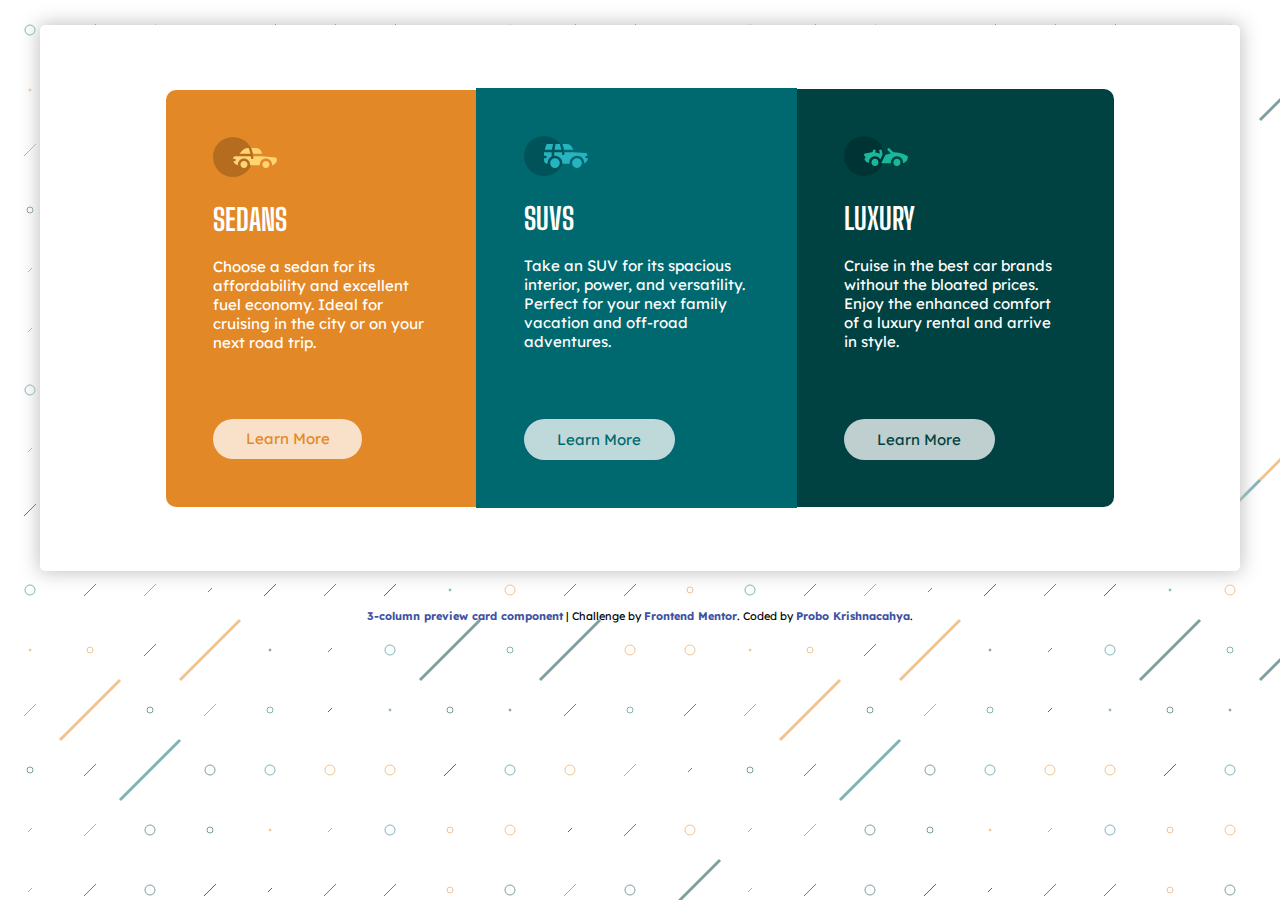
<file: 3-column-preview-card-component-main/index.html>
<!DOCTYPE html>
<html lang="en">

<head>

  <!-- * HTML Meta Tags -->
  <meta charset="UTF-8">
  <meta http-equiv="X-UA-Compatible" content="IE=edge">
  <meta name="viewport" content="width=device-width, initial-scale=1.0">
  <meta name="owner" content="Probo Krishnacahya" />

  <!-- * Title pada Browser Tab -->
  <title>Frontend Mentor | 3-column preview card component</title>

  <!-- * Favicon pada Browser Tab -->
  <link rel="icon" type="image/png" sizes="32x32" href="assets/images/favicon-32x32.png?v=2">

  <!-- * Styling .css -->
  <link rel="stylesheet" href="assets/css/style.css">

  <!-- * Embedded 3 External Fonts (Google Fonts) -->
  <link rel="preconnect" href="https://fonts.googleapis.com">
  <link rel="preconnect" href="https://fonts.gstatic.com" crossorigin>
  <link href="https://fonts.googleapis.com/css2?family=Big+Shoulders+Display:wght@700&display=swap" rel="stylesheet"> <!-- Title -->
  <link href="https://fonts.googleapis.com/css2?family=Lexend+Deca&display=swap" rel="stylesheet"> <!-- Body -->

</head>

<body>

  <div class="container">
    <div class="card1">
      <img src="assets/images/icon-sedans.svg" alt="Sedans" loading="lazy" />
      <h1>Sedans</h1>
      <p>Choose a sedan for its affordability and excellent fuel economy. Ideal for cruising in the city
        or on your next road trip.</p><br>
      <button type="button">Learn More</button>
    </div>

    <div class="card2">
      <img src="assets/images/icon-suvs.svg" alt="SUVs" loading="lazy" />
      <h1>SUVs</h1>
      <p>Take an SUV for its spacious interior, power, and versatility. Perfect for your next family vacation
        and off-road adventures.</p><br>
      <button type="button">Learn More</button>
    </div>

    <div class="card3">
      <img src="assets/images/icon-luxury.svg" alt="Luxury" loading="lazy" />
      <h1>Luxury</h1>
      <p>Cruise in the best car brands without the bloated prices. Enjoy the enhanced comfort of a luxury
        rental and arrive in style.</p><br>
      <button type="button">Learn More</button>
    </div>
  </div>

  <div class="attribution"><a
      href="https://github.com/frontend-mentor-challenges-pk/frontend-mentor-challenges-pk.github.io/tree/main/3-column-preview-card-component-main"><b>3-column
        preview card component</b></a> |
    Challenge by <a href="https://www.frontendmentor.io?ref=challenge" target="_blank"><b>Frontend Mentor</b></a>.
    Coded by <a href="https://github.com/cahyaa5758/"><b>Probo Krishnacahya</b></a>.
  </div>

</body>

</html>
</file>
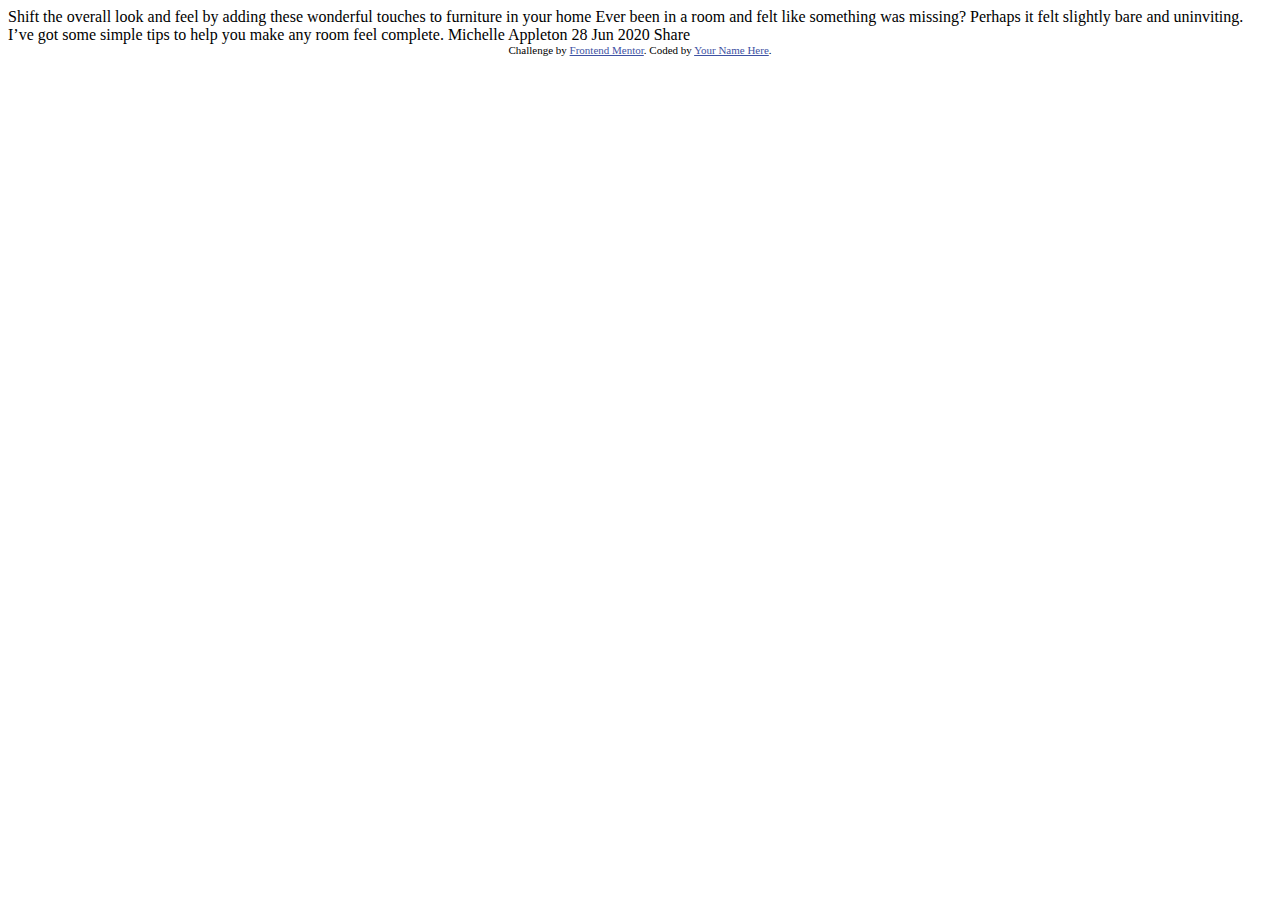
<file: article-preview-component-master/index.html>
<!DOCTYPE html>
<html lang="en">
<head>
  <meta charset="UTF-8">
  <meta name="viewport" content="width=device-width, initial-scale=1.0"> <!-- displays site properly based on user's device -->

  <link rel="icon" type="image/png" sizes="32x32" href="./images/favicon-32x32.png">
  
  <title>Frontend Mentor | Article preview component</title>

  <!-- Feel free to remove these styles or customise in your own stylesheet 👍 -->
  <style>
    .attribution { font-size: 11px; text-align: center; }
    .attribution a { color: hsl(228, 45%, 44%); }
  </style>
</head>
<body>

  Shift the overall look and feel by adding these wonderful 
  touches to furniture in your home

  Ever been in a room and felt like something was missing? Perhaps 
  it felt slightly bare and uninviting. I’ve got some simple tips 
  to help you make any room feel complete.

  Michelle Appleton
  28 Jun 2020

  Share
  
  <div class="attribution">
    Challenge by <a href="https://www.frontendmentor.io?ref=challenge" target="_blank">Frontend Mentor</a>. 
    Coded by <a href="#">Your Name Here</a>.
  </div>
</body>
</html>
</file>
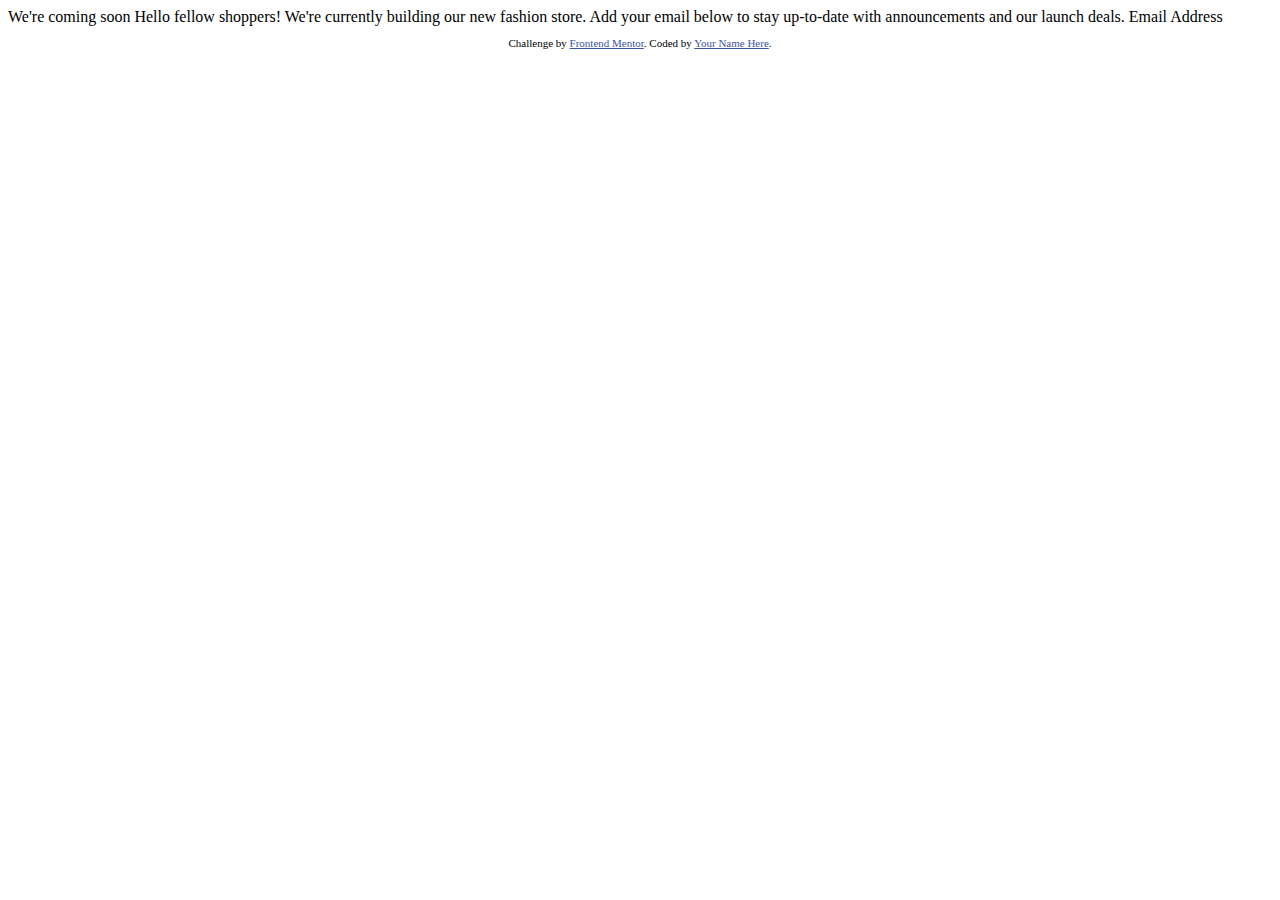
<file: base-apparel-coming-soon-master/index.html>
<!DOCTYPE html>
<html lang="en">
<head>
  <meta charset="UTF-8">
  <meta name="viewport" content="width=device-width, initial-scale=1.0"> <!-- displays site properly based on user's device -->

  <link rel="icon" type="image/png" sizes="32x32" href="./images/favicon-32x32.png">
  
  <title>Frontend Mentor | Base Apparel coming soon page</title>

  <!-- Feel free to remove these styles or customise in your own stylesheet 👍 -->
  <style>
    .attribution { font-size: 11px; text-align: center; }
    .attribution a { color: hsl(228, 45%, 44%); }
  </style>
</head>
<body>

  We're coming soon

  Hello fellow shoppers! We're currently building our new fashion store. 
  Add your email below to stay up-to-date with announcements and our launch deals.

  Email Address
  
  <footer>
    <p class="attribution">
      Challenge by <a href="https://www.frontendmentor.io?ref=challenge" target="_blank">Frontend Mentor</a>. 
      Coded by <a href="#">Your Name Here</a>.
    </p>
  </footer>
</body>
</html>
</file>
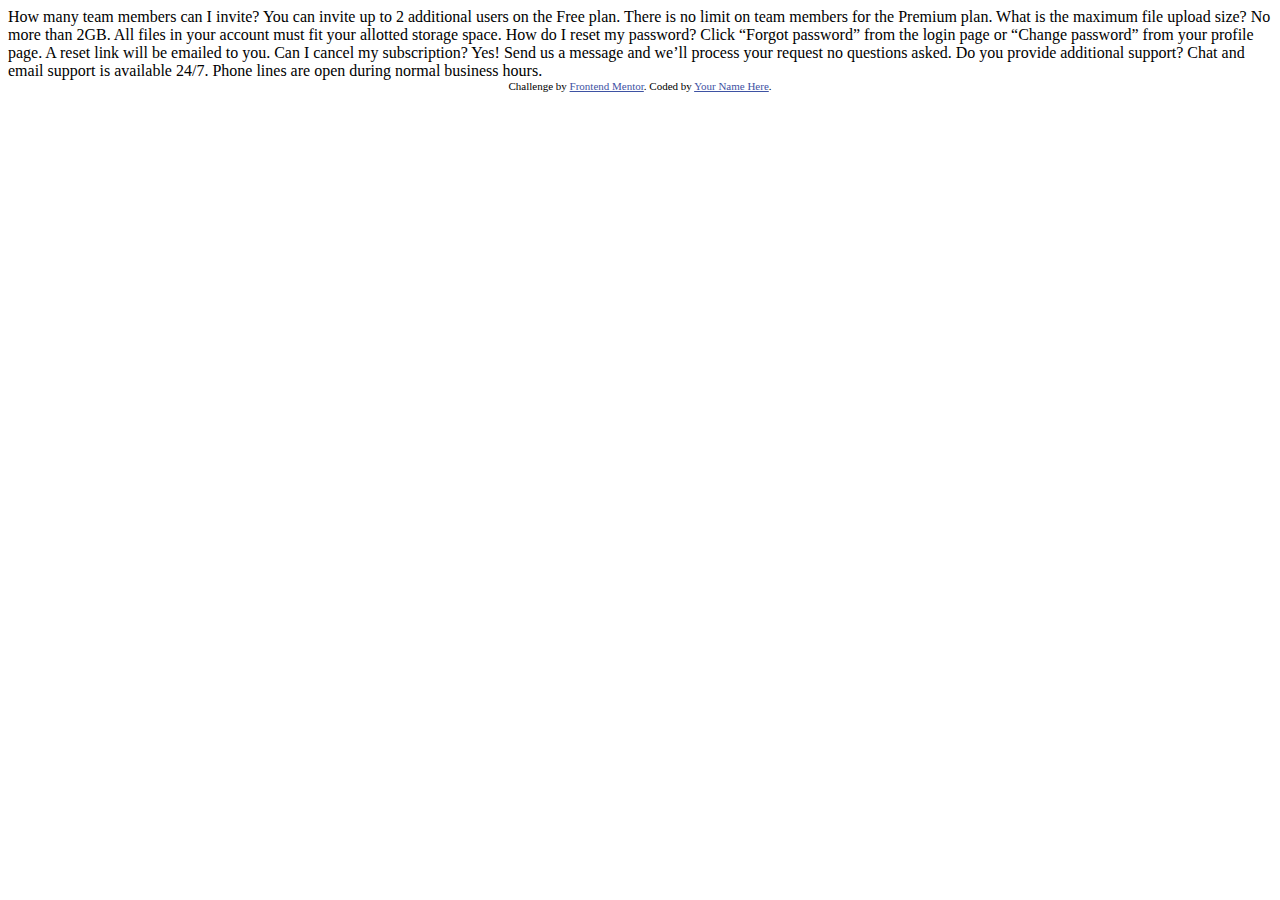
<file: faq-accordion-card-main/index.html>
<!DOCTYPE html>
<html lang="en">
<head>
  <meta charset="UTF-8">
  <meta name="viewport" content="width=device-width, initial-scale=1.0"> <!-- displays site properly based on user's device -->

  <link rel="icon" type="image/png" sizes="32x32" href="./images/favicon-32x32.png">
  
  <title>Frontend Mentor | FAQ Accordion Card</title>

  <!-- Feel free to remove these styles or customise in your own stylesheet 👍 -->
  <style>
    .attribution { font-size: 11px; text-align: center; }
    .attribution a { color: hsl(228, 45%, 44%); }
  </style>
</head>
<body>
  How many team members can I invite?
  You can invite up to 2 additional users on the Free plan. There is no limit on 
  team members for the Premium plan.

  What is the maximum file upload size?
  No more than 2GB. All files in your account must fit your allotted storage space.

  How do I reset my password?
  Click “Forgot password” from the login page or “Change password” from your profile page.
  A reset link will be emailed to you.

  Can I cancel my subscription?
  Yes! Send us a message and we’ll process your request no questions asked.

  Do you provide additional support?
  Chat and email support is available 24/7. Phone lines are open during normal business hours.

  <div class="attribution">
    Challenge by <a href="https://www.frontendmentor.io?ref=challenge" target="_blank">Frontend Mentor</a>. 
    Coded by <a href="#">Your Name Here</a>.
  </div>
</body>
</html>
</file>
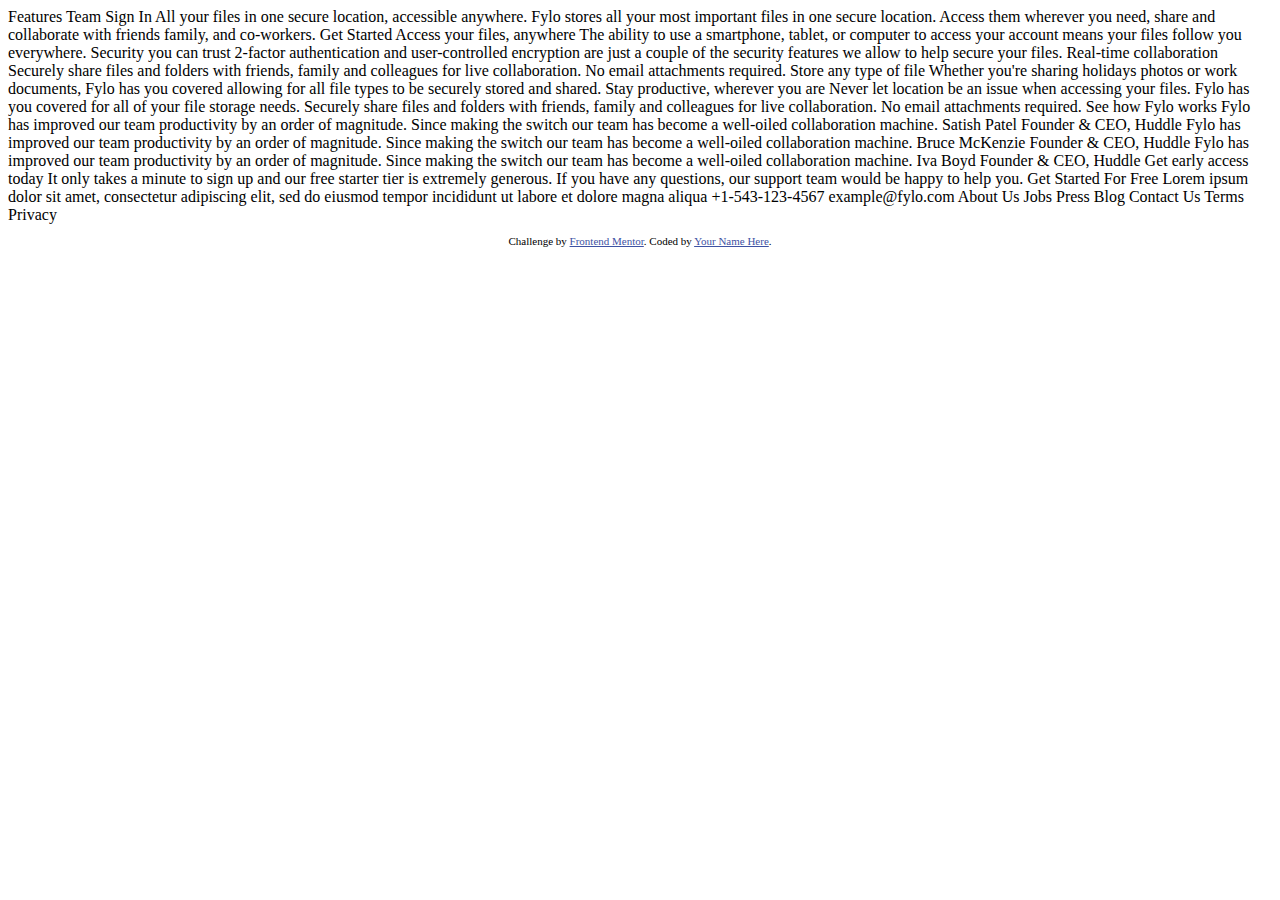
<file: fylo-dark-theme-landing-page-master/index.html>
<!DOCTYPE html>
<html lang="en">
<head>
  <meta charset="UTF-8">
  <meta name="viewport" content="width=device-width, initial-scale=1.0"> <!-- displays site properly based on user's device -->

  <link rel="icon" type="image/png" sizes="32x32" href="./images/favicon-32x32.png">
  
  <title>Frontend Mentor | Fylo landing page with dark theme and features grid</title>

  <!-- Feel free to remove these styles or customise in your own stylesheet 👍 -->
  <style>
    .attribution { font-size: 11px; text-align: center; }
    .attribution a { color: hsl(228, 45%, 44%); }
  </style>
</head>
<body>
  Features
  Team
  Sign In

  All your files in one secure location, accessible anywhere.

  Fylo stores all your most important files in one secure location. Access them wherever 
  you need, share and collaborate with friends family, and co-workers.

  Get Started

  Access your files, anywhere

  The ability to use a smartphone, tablet, or computer to access your account means your 
  files follow you everywhere.

  Security you can trust

  2-factor authentication and user-controlled encryption are just a couple of the security 
  features we allow to help secure your files.

  Real-time collaboration

  Securely share files and folders with friends, family and colleagues for live collaboration. 
  No email attachments required.

  Store any type of file

  Whether you're sharing holidays photos or work documents, Fylo has you covered allowing for all 
  file types to be securely stored and shared.

  Stay productive, wherever you are

  Never let location be an issue when accessing your files. Fylo has you covered for all of your file 
  storage needs.

  Securely share files and folders with friends, family and colleagues for live collaboration. No email 
  attachments required.

  See how Fylo works

  Fylo has improved our team productivity by an order of magnitude. Since making the switch our team has 
  become a well-oiled collaboration machine.

  Satish Patel
  Founder & CEO, Huddle

  Fylo has improved our team productivity by an order of magnitude. Since making the switch our team has 
  become a well-oiled collaboration machine.

  Bruce McKenzie
  Founder & CEO, Huddle

  Fylo has improved our team productivity by an order of magnitude. Since making the switch our team has 
  become a well-oiled collaboration machine.

  Iva Boyd
  Founder & CEO, Huddle

  Get early access today

  It only takes a minute to sign up and our free starter tier is extremely generous. If you have any 
  questions, our support team would be happy to help you.

  Get Started For Free

  Lorem ipsum dolor sit amet, consectetur adipiscing elit, sed do eiusmod tempor incididunt ut labore et 
  dolore magna aliqua

  +1-543-123-4567
  example@fylo.com

  About Us
  Jobs
  Press
  Blog

  Contact Us
  Terms
  Privacy

  <footer>
    <p class="attribution">
      Challenge by <a href="https://www.frontendmentor.io?ref=challenge" target="_blank">Frontend Mentor</a>. 
      Coded by <a href="#">Your Name Here</a>.
    </p>
  </footer>
</body>
</html>
</file>
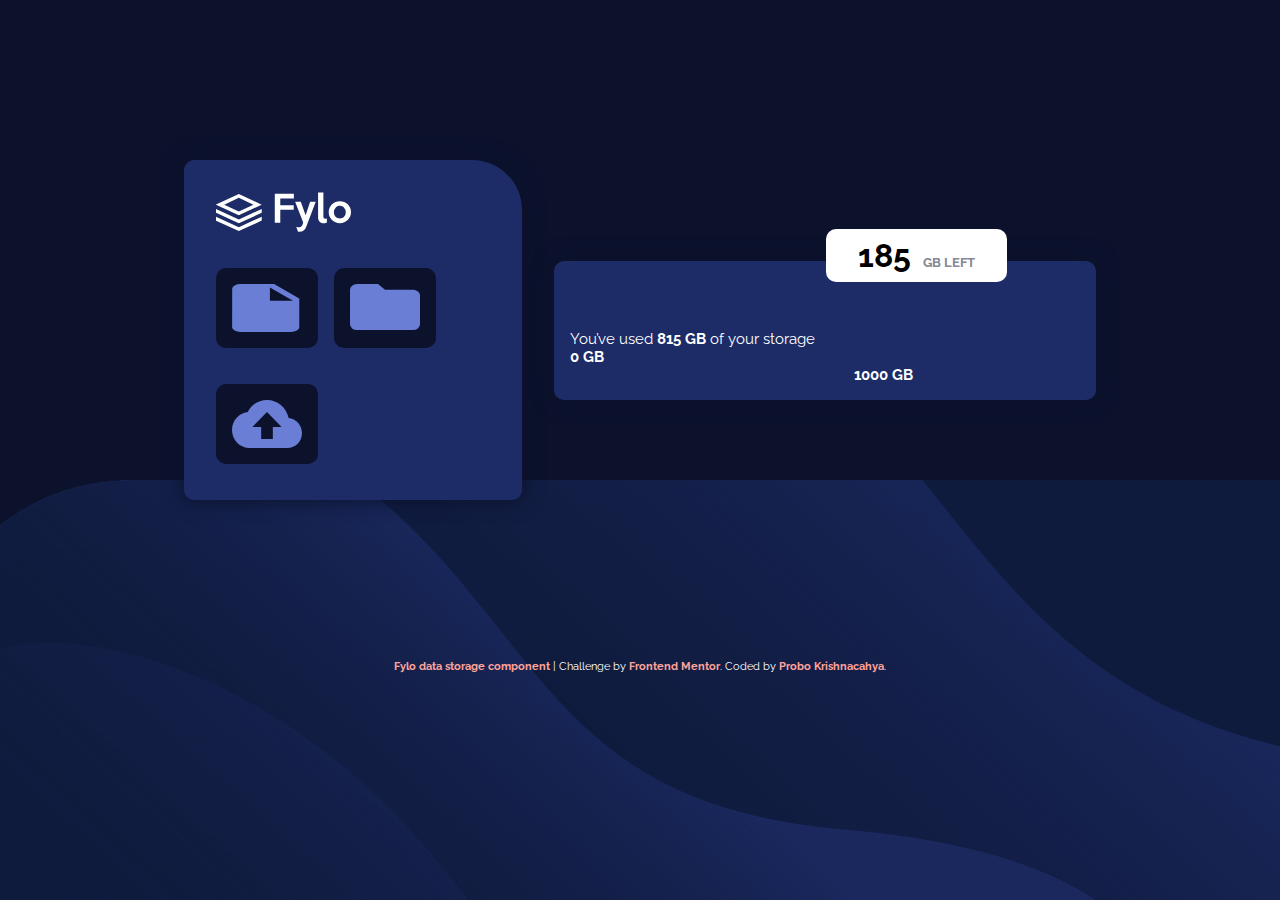
<file: fylo-data-storage-component-master/index.html>
<!DOCTYPE html>
<html lang="en">

<head>

  <!-- * HTML Meta Tags -->
  <meta charset="UTF-8">
  <meta http-equiv="X-UA-Compatible" content="IE=edge">
  <meta name="viewport" content="width=device-width, initial-scale=1.0">
  <meta name="owner" content="Probo Krishnacahya" />

  <!-- * Title pada Browser Tab -->
  <title>Frontend Mentor | Fylo data storage component</title>

  <!-- * Favicon pada Browser Tab -->
  <link rel="icon" type="image/png" sizes="32x32" href="assets/images/favicon-32x32.png?v=2">

  <!-- * Styling .css -->
  <link rel="stylesheet" href="assets/css/style.css">

  <!-- * Framework CSS (Bootstrap v5.0.2) -->
  <!-- CSS -->
  <link href="https://cdn.jsdelivr.net/npm/bootstrap@5.0.2/dist/css/bootstrap.min.css" rel="stylesheet"
    integrity="sha384-EVSTQN3/azprG1Anm3QDgpJLIm9Nao0Yz1ztcQTwFspd3yD65VohhpuuCOmLASjC" crossorigin="anonymous">
  <link rel="stylesheet" href="https://cdn.jsdelivr.net/npm/bootstrap-icons@1.3.0/font/bootstrap-icons.css" />
  <script src="https://cdn.jsdelivr.net/npm/bootstrap@5.0.2/dist/js/bootstrap.bundle.min.js"
    integrity="sha384-MrcW6ZMFYlzcLA8Nl+NtUVF0sA7MsXsP1UyJoMp4YLEuNSfAP+JcXn/tWtIaxVXM" crossorigin="anonymous">
    //JavaScript Bundle with Popper
  </script>

  <!-- * Embedded External Fonts (Google Fonts) -->
  <link rel="preconnect" href="https://fonts.googleapis.com">
  <link rel="preconnect" href="https://fonts.gstatic.com" crossorigin>
  <link href="https://fonts.googleapis.com/css2?family=Raleway:wght@700&display=swap" rel="stylesheet">
  <link href="https://fonts.googleapis.com/css2?family=Raleway&display=swap" rel="stylesheet"> 

</head>

<body>

  <div class="container">

    <div class="box">
      <div class="left">
        <a href="https://fylo.net/"><img src="assets/images/logo.svg" /></a>
        <div class="button">
          <img class="three" src="assets/images/icon-document.svg" />
          <img class="three" src="assets/images/icon-folder.svg" />
          <img class="three" src="assets/images/icon-upload.svg" />
        </div>
      </div>

      <div class="right">
        <div class="remaining"><span><b class="bigger">185</b><b>&emsp;GB LEFT</b></span></div>
        <div class="storage pb-3">You’ve used <b>815 GB</b> of your storage</div>
        <div class="progress">
          <div class="progress-bar" role="progressbar" style="width: 81.5%;" aria-valuenow="815" aria-valuemin="0"
            aria-valuemax="100"></div>
        </div>
        <div class="row pt-2">
          <div class="col"><b>0 GB</b></div>
          <div class="col size"><b>1000 GB</b></div>
        </div>
      </div>
    </div>

    <footer>
      <p class="attribution">
        <a href="https://frontend-mentor-challenges-pk.github.io/fylo-data-storage-component-master/"><b>Fylo data
            storage component</b></a> | Challenge by <a href="https://www.frontendmentor.io?ref=challenge"
          target="_blank"><b>Frontend Mentor</b></a>.
        Coded by <a href="https://github.com/cahyaa5758/"><b>Probo Krishnacahya</b></a>.
      </p>
    </footer>

  </div>

</body>

</html>
</file>
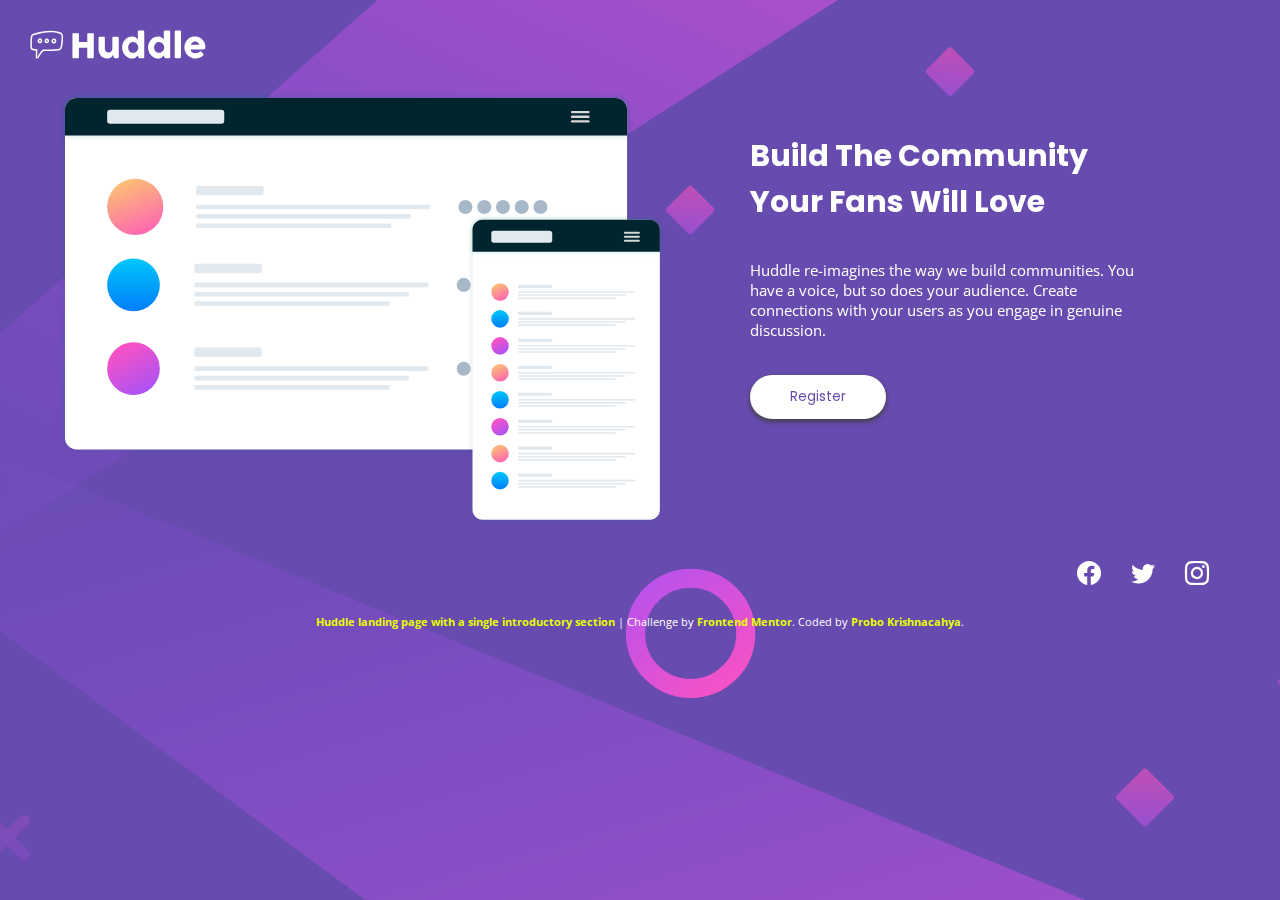
<file: huddle-landing-page-with-single-introductory-section-master/index.html>
<!DOCTYPE html>
<html lang="en">

<head>
  <!-- * HTML Meta Tags -->
  <meta charset="UTF-8">
  <meta http-equiv="X-UA-Compatible" content="IE=edge">
  <meta name="viewport" content="width=device-width, initial-scale=1.0">
  <meta name="owner" content="Probo Krishnacahya" />

  <!-- * Title pada Browser Tab -->
  <title>Frontend Mentor | Huddle landing page with single introductory section</title>

  <!-- * Favicon pada Browser Tab -->
  <link rel="icon" type="image/png" sizes="32x32" href="assets/images/favicon-32x32.png?v=2">

  <!-- * Styling .css -->
  <link rel="stylesheet" href="assets/css/style.css">

  <!-- * CSS Library (Animate On Scroll) * -->
  <link rel="stylesheet" href="https://unpkg.com/aos@2.3.1/dist/aos.css" /> <!-- CDN Sources (.css) -->

  <!-- * Embedded 2 External Fonts (Google Fonts) -->
  <link rel="preconnect" href="https://fonts.googleapis.com">
  <link rel="preconnect" href="https://fonts.gstatic.com" crossorigin>
  <link href="https://fonts.googleapis.com/css2?family=Poppins:wght@600&display=swap" rel="stylesheet">
  <!-- Title -->
  <link href="https://fonts.googleapis.com/css2?family=Poppins&display=swap" rel="stylesheet"> <!-- Button -->
  <link href="https://fonts.googleapis.com/css2?family=Open+Sans&display=swap" rel="stylesheet"> <!-- Body -->

  <!-- * CDN Icon Fonts (Bootstrap Icons) -->
  <link rel="stylesheet" href="https://cdn.jsdelivr.net/npm/bootstrap-icons@1.5.0/font/bootstrap-icons.css">

</head>

<body>

  <a href="#"><img src="assets/images/logo.svg" class="logo" alt="Huddle's Logo" loading="lazy" data-aos="fade-up"/></a>

  <br><br>

  <div class="container">
    <img src="assets/images/illustration-mockups.svg" alt="Huddle's Logo" loading="lazy" data-aos="fade-up"/>
    <div class="register" data-aos="fade-up">
      <h1>Build The Community Your Fans Will Love</h1>
      <p>Huddle re-imagines the way we build communities. You have a voice, but so does your audience.
        Create connections with your users as you engage in genuine discussion.</p>
      <button type="button">Register</button>
    </div>
  </div>
  <div class="social-media" data-aos="fade-up">
    <a href="https://www.facebook.com/huddle"><i class="bi bi-facebook"></i></a>&emsp;&emsp;
    <a href="https://twitter.com/huddle"><i class="bi bi-twitter"></i></a>&emsp;&emsp;
    <a href="https://instagram.com/huddle"><i class="bi bi-instagram"></i></a>
  </div>

  <footer>
    <p class="attribution">
      <a
        href="https://frontend-mentor-challenges-pk.github.io/huddle-landing-page-with-single-introductory-section-master/"><b>Huddle
          landing page with a single introductory section</b></a> |
      Challenge by <a href="https://www.frontendmentor.io?ref=challenge" target="_blank"><b>Frontend Mentor</b></a>.
      Coded by <a href="https://github.com/cahyaa5758/"><b>Probo Krishnacahya</b></a>.
    </p>
  </footer>

  <!-- * CSS Library (Animate On Scroll) * -->
  <script src="https://unpkg.com/aos@2.3.1/dist/aos.js"></script> <!-- CDN Sources (.js) -->
  <script>
    AOS.init(); //Initialize AOS
  </script>

</body>

</html>
</file>
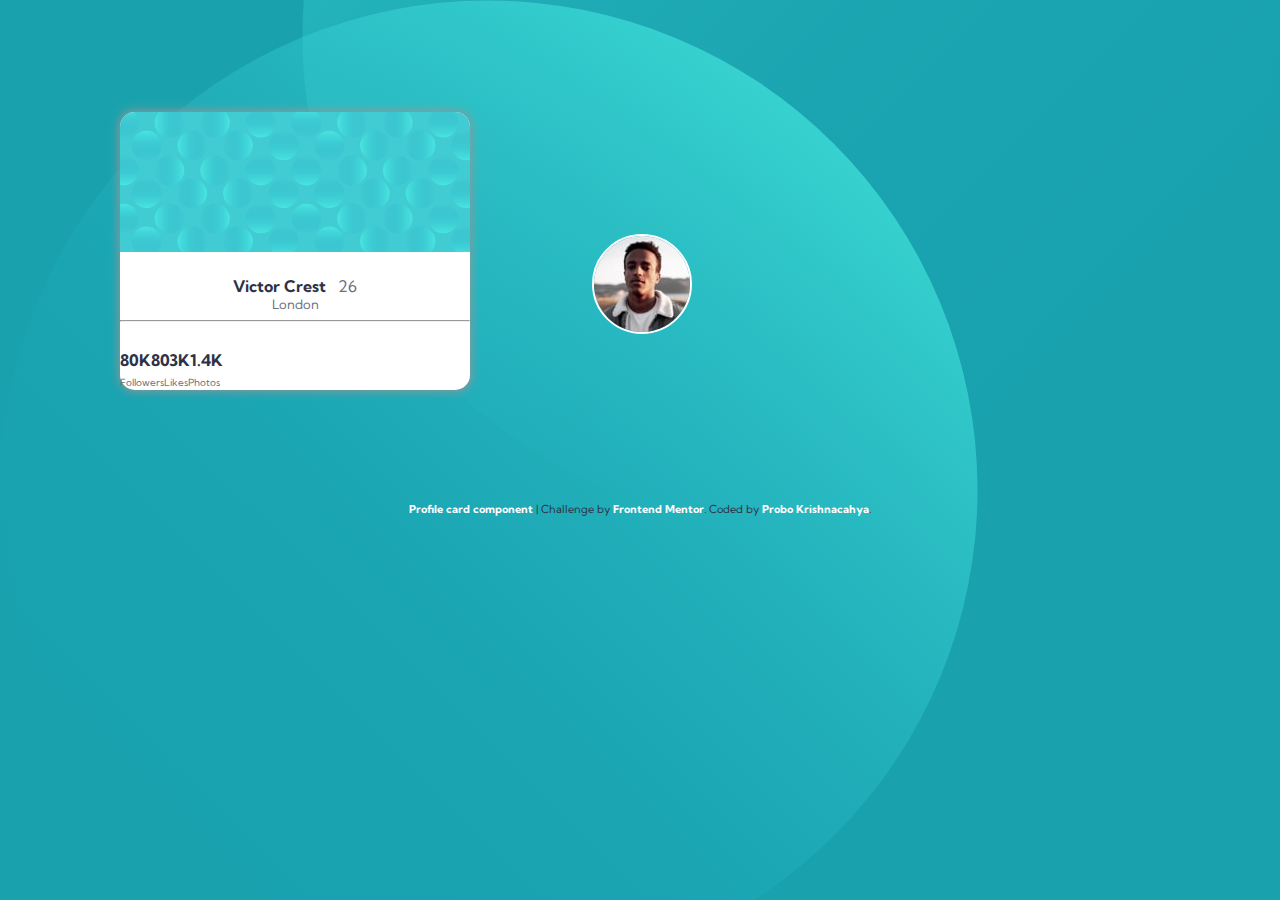
<file: profile-card-component-main/index.html>
<!DOCTYPE html>
<html lang="en">

<head>

  <!-- * HTML Meta Tags -->
  <meta charset="UTF-8">
  <meta http-equiv="X-UA-Compatible" content="IE=edge">
  <meta name="viewport" content="width=device-width, initial-scale=1.0">
  <meta name="owner" content="Probo Krishnacahya" />

  <!-- * Title pada Browser Tab -->
  <title>Frontend Mentor | Profile card component</title>

  <!-- * Favicon pada Browser Tab -->
  <link rel="icon" type="image/png" sizes="32x32" href="assets/images/favicon-32x32.png?v=2">

  <!-- * Styling .css -->
  <link rel="stylesheet" href="assets/css/style.css">

  <!-- * Framework CSS (Bootstrap v5.0.2) -->
  <!-- CSS -->
  <link href="https://cdn.jsdelivr.net/npm/bootstrap@5.0.2/dist/css/bootstrap.min.css" rel="stylesheet"
    integrity="sha384-EVSTQN3/azprG1Anm3QDgpJLIm9Nao0Yz1ztcQTwFspd3yD65VohhpuuCOmLASjC" crossorigin="anonymous">
  <link rel="stylesheet" href="https://cdn.jsdelivr.net/npm/bootstrap-icons@1.3.0/font/bootstrap-icons.css" />
  <script src="https://cdn.jsdelivr.net/npm/bootstrap@5.0.2/dist/js/bootstrap.bundle.min.js"
    integrity="sha384-MrcW6ZMFYlzcLA8Nl+NtUVF0sA7MsXsP1UyJoMp4YLEuNSfAP+JcXn/tWtIaxVXM" crossorigin="anonymous">
    //JavaScript Bundle with Popper
  </script>

  <!-- * Embedded External Fonts (Google Fonts) -->
  <link rel="preconnect" href="https://fonts.googleapis.com">
  <link rel="preconnect" href="https://fonts.gstatic.com" crossorigin>
  <link href="https://fonts.googleapis.com/css2?family=Kumbh+Sans:wght@700&display=swap" rel="stylesheet">
  <link href="https://fonts.googleapis.com/css2?family=Kumbh+Sans&display=swap" rel="stylesheet">

</head>

<body>

  <div class="container text-center">

    <div class="atas"><img src="assets/images/bg-pattern-card.svg" class="pattern" /></div>
    <br>

    <div class="col">
      <img src="assets/images/image-victor.jpg" class="victor" />
      <div class="col pt-5"><b>Victor Crest</b> &nbsp; <span>26</span></div>
    </div>
    <div class="col city pt-2 pb-4"><span>London</span></div>

    <div class="row data mb-3">
      <hr><br>

      <div class="profile">
        <div class="col-md-4"><b>80K</b></div>
        <div class="col-md-4"><b>803K</b></div>
        <div class="col-md-4"><b>1.4K</b></div>
      </div>
      
      <div class="profile">
        <div class="col-md-4"><span class="stats">Followers</span></div>
        <div class="col-md-4"><span class="stats">Likes</span></div>
        <div class="col-md-4"><span class="stats">Photos</span></div>
      </div>
    </div>

  </div>

  <div class="attribution">
    <a href="https://frontend-mentor-challenges-pk.github.io/profile-card-component-main/"><b>Profile card
        component</b></a> | Challenge by <a href="https://www.frontendmentor.io?ref=challenge"
      target="_blank"><b>Frontend Mentor</b></a>. Coded by <a href="https://github.com/cahyaa5758/"><b>Probo
        Krishnacahya</b></a>.
  </div>

</body>

</html>
</file>
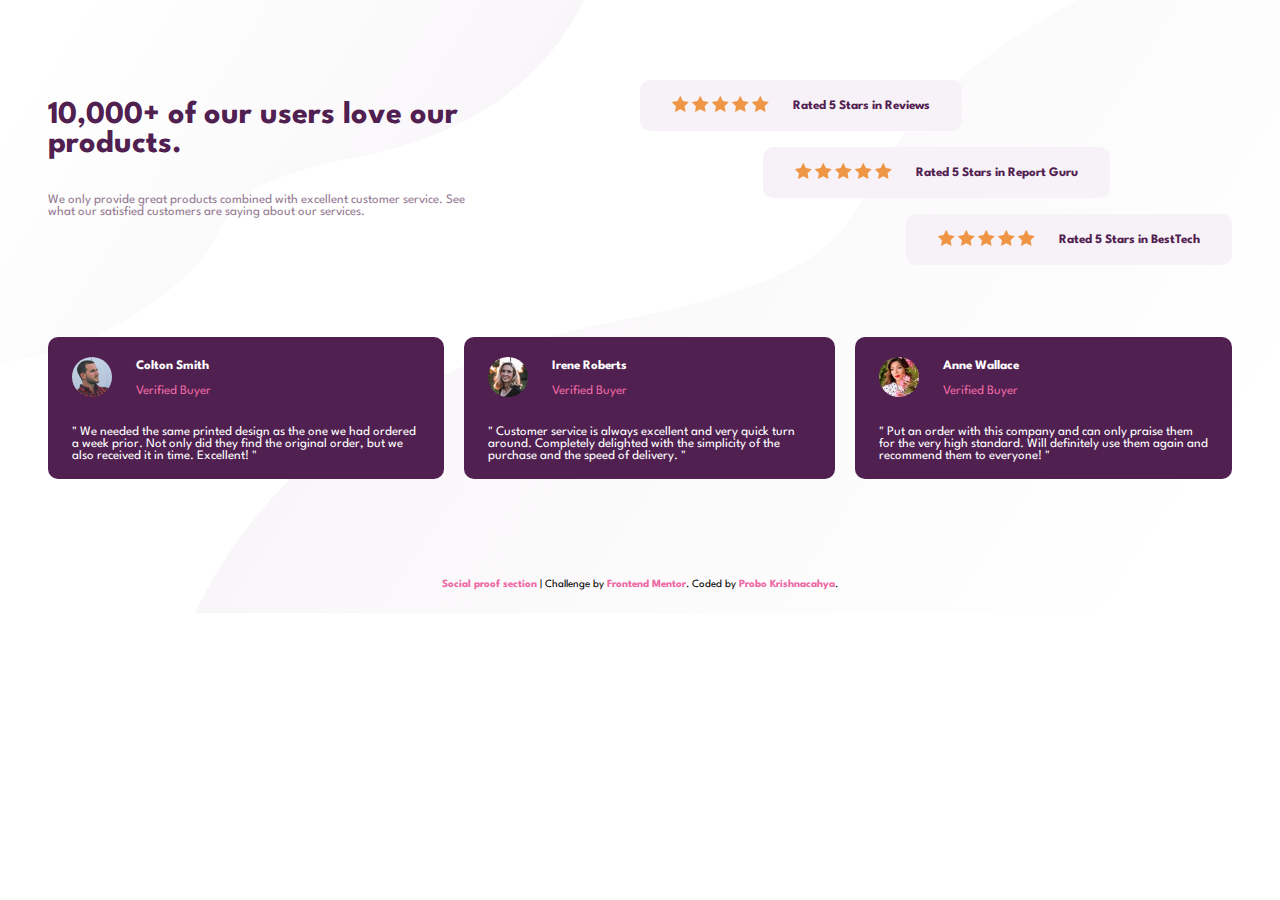
<file: social-proof-section-master/index.html>
<!DOCTYPE html>
<html lang="en">

<head>

  <!-- * HTML Meta Tags -->
  <meta charset="UTF-8">
  <meta http-equiv="X-UA-Compatible" content="IE=edge">
  <meta name="viewport" content="width=device-width, initial-scale=1.0">
  <meta name="owner" content="Probo Krishnacahya" />

  <!-- * Title pada Browser Tab -->
  <title>Frontend Mentor | Social proof section</title>

  <!-- * Favicon pada Browser Tab -->
  <link rel="icon" type="image/png" sizes="32x32" href="assets/images/favicon-32x32.png?v=2">

  <!-- * Styling .css -->
  <link rel="stylesheet" href="assets/css/style.css">

  <!-- * Framework CSS (Bootstrap v5.0.2) -->
  <!-- CSS -->
  <link href="https://cdn.jsdelivr.net/npm/bootstrap@5.0.2/dist/css/bootstrap.min.css" rel="stylesheet"
    integrity="sha384-EVSTQN3/azprG1Anm3QDgpJLIm9Nao0Yz1ztcQTwFspd3yD65VohhpuuCOmLASjC" crossorigin="anonymous">
  <link rel="stylesheet" href="https://cdn.jsdelivr.net/npm/bootstrap-icons@1.3.0/font/bootstrap-icons.css" />
  <script src="https://cdn.jsdelivr.net/npm/bootstrap@5.0.2/dist/js/bootstrap.bundle.min.js"
    integrity="sha384-MrcW6ZMFYlzcLA8Nl+NtUVF0sA7MsXsP1UyJoMp4YLEuNSfAP+JcXn/tWtIaxVXM" crossorigin="anonymous">
    //JavaScript Bundle with Popper
  </script>

  <!-- * Embedded External Fonts (Google Fonts) -->
  <link rel="preconnect" href="https://fonts.googleapis.com">
  <link rel="preconnect" href="https://fonts.gstatic.com" crossorigin>
  <link href="https://fonts.googleapis.com/css2?family=Spartan:wght@400;500;700&display=swap" rel="stylesheet">

</head>

<body>

  <div class="container">

    <section class="atas">
      <div class="heading">
        <h1>10,000+ of our users love our products.</h1>
        <p> We only provide great products combined with excellent customer service.
          See what our satisfied customers are saying about our services. </p>
      </div>
      <div class="rating">
        <div class="rate rate-1">
          <div class="stars">
            <img src="assets/images/icon-star.svg" />
            <img src="assets/images/icon-star.svg" />
            <img src="assets/images/icon-star.svg" />
            <img src="assets/images/icon-star.svg" />
            <img src="assets/images/icon-star.svg" />
          </div>
          <b>Rated 5 Stars in Reviews</b>
        </div>
        <div class="rate rate-2">
          <div class="stars">
            <img src="assets/images/icon-star.svg" />
            <img src="assets/images/icon-star.svg" />
            <img src="assets/images/icon-star.svg" />
            <img src="assets/images/icon-star.svg" />
            <img src="assets/images/icon-star.svg" />
          </div>
          <b>Rated 5 Stars in Report Guru</b>
        </div>
        <div class="rate rate-3">
          <div class="stars">
            <img src="assets/images/icon-star.svg" />
            <img src="assets/images/icon-star.svg" />
            <img src="assets/images/icon-star.svg" />
            <img src="assets/images/icon-star.svg" />
            <img src="assets/images/icon-star.svg" />
          </div>
          <b>Rated 5 Stars in BestTech</b>
        </div>
      </div>
    </section>

    <section class="bawah">
      <div class="card card1">
        <div class="profile-picture">
          <img src="assets/images/image-colton.jpg" />
          <div>
            <b>Colton Smith</b>
            <p class="role">Verified Buyer</p>
          </div>
        </div>
        <p class="pt-2">" We needed the same printed design as the one we had ordered a week prior.
          Not only did they find the original order, but we also received it in time.
          Excellent! "</p>
      </div>
      <div class="card card2">
        <div class="profile-picture">
          <img src="assets/images/image-irene.jpg" />
          <div>
            <b>Irene Roberts</b>
            <p class="role">Verified Buyer</p>
          </div>
        </div>
        <p class="pt-2">" Customer service is always excellent and very quick turn around. Completely
          delighted with the simplicity of the purchase and the speed of delivery. "</p>
      </div>
      <div class="card card3">
        <div class="profile-picture">
          <img src="assets/images/image-anne.jpg" />
          <div>
            <b>Anne Wallace</b>
            <p class="role">Verified Buyer</p>
          </div>
        </div>
        <p class="pt-2">" Put an order with this company and can only praise them for the very high
          standard. Will definitely use them again and recommend them to everyone! "</p>
      </div>
    </section>

    <div class="attribution">
      <a href="https://frontend-mentor-challenges-pk.github.io/social-proof-section-master/"><b>Social proof
          section</b></a> | Challenge by <a href="https://www.frontendmentor.io?ref=challenge"
        target="_blank"><b>Frontend
          Mentor</b></a>.
      Coded by <a href="https://github.com/cahyaa5758/"><b>Probo Krishnacahya</b></a>.
    </div>

  </div>

</body>

</html>
</file>
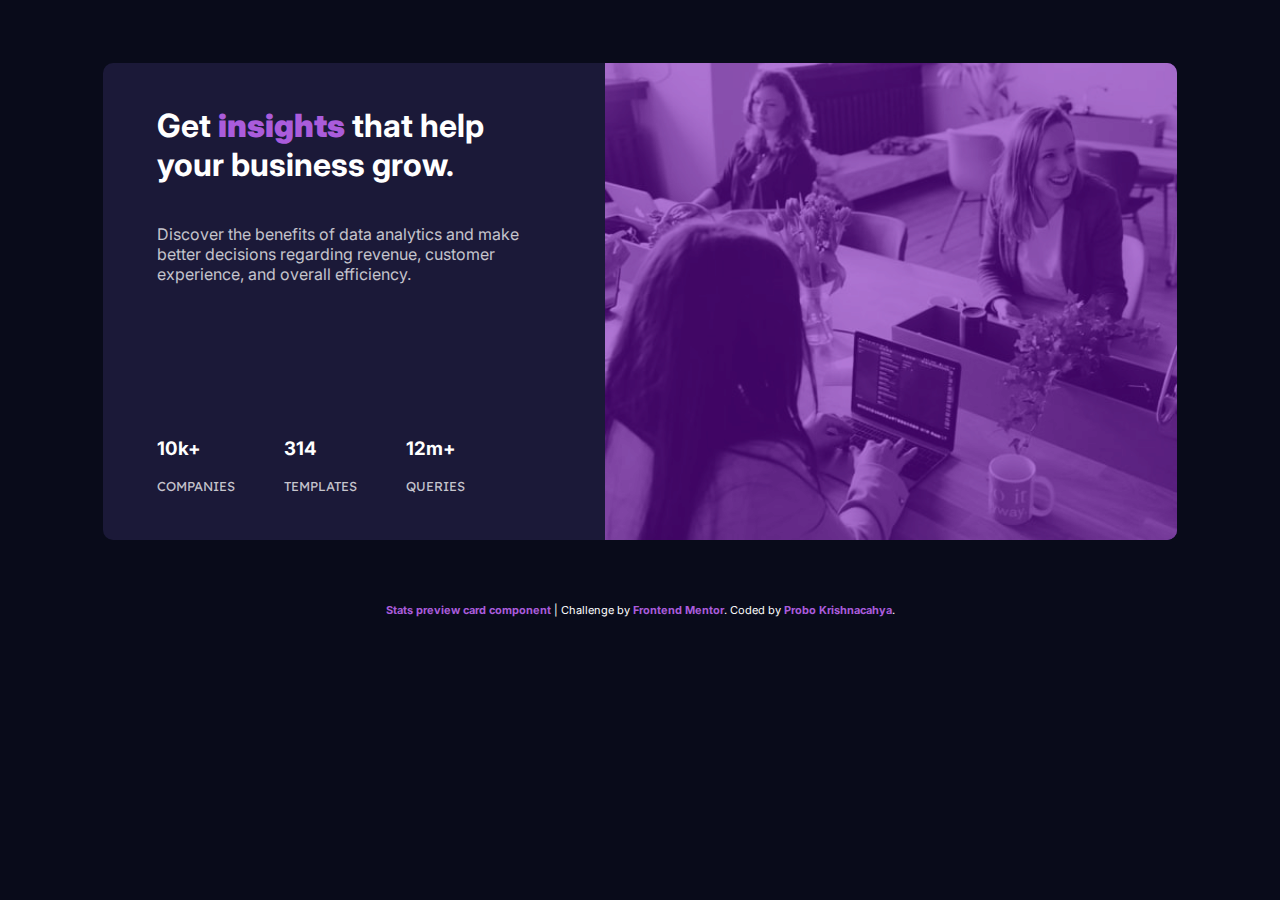
<file: stats-preview-card-component-main/index.html>
<!DOCTYPE html>
<html lang="en">

<head>
  <meta charset="UTF-8">
  <meta name="viewport" content="width=device-width, initial-scale=1.0">
  <meta http-equiv="X-UA-Compatible" content="IE=edge">

  <link rel="stylesheet" href="assets/css/style.css">
  <link rel="icon" type="image/png" sizes="32x32" href="assets/images/favicon-32x32.png?v=2">
  <link rel="preconnect" href="https://fonts.googleapis.com">
  <link rel="preconnect" href="https://fonts.gstatic.com" crossorigin>
  <link href="https://fonts.googleapis.com/css2?family=Inter:wght@700&display=swap" rel="stylesheet">
  <link href="https://fonts.googleapis.com/css2?family=Inter&display=swap" rel="stylesheet">
  <link href="https://fonts.googleapis.com/css2?family=Lexend+Deca&display=swap" rel="stylesheet">

  <title>Frontend Mentor | Stats preview card component</title>

</head>

<body>

  <div class="container">
    <div class="box">

      <div class="text">
        <h1>Get <strong>insights</strong> that help your business grow.</h1>
        <p class="paragraph">Discover the benefits of data analytics and make better decisions regarding revenue,
          customer experience, and overall efficiency.</p>

        <div class="stat">
          <div class="data">
            <h3 class="number">10k+</h3>
            <p class="uppercase">companies</p>
          </div>
          <div class="data">
            <h3 class="number">314</h3>
            <p class="uppercase">templates</p>
          </div>
          <div class="data">
            <h3 class="number">12m+</h3>
            <p class="uppercase">queries</p>
          </div>
        </div>
      </div>

      <div class="image"><img src="assets/images/image-header-desktop.jpg" /></div>

    </div>
  </div>

  <div class="attribution"><a
      href="https://frontend-mentor-challenges-pk.github.io/stats-preview-card-component-main/"><b>Stats preview card
        component</b></a> |
    Challenge by <a href="https://www.frontendmentor.io?ref=challenge" target="_blank"><b>Frontend Mentor</b></a>.
    Coded by <a href="https://github.com/cahyaa5758/"><b>Probo Krishnacahya</b></a>.
  </div>

</body>

</html>
</file>
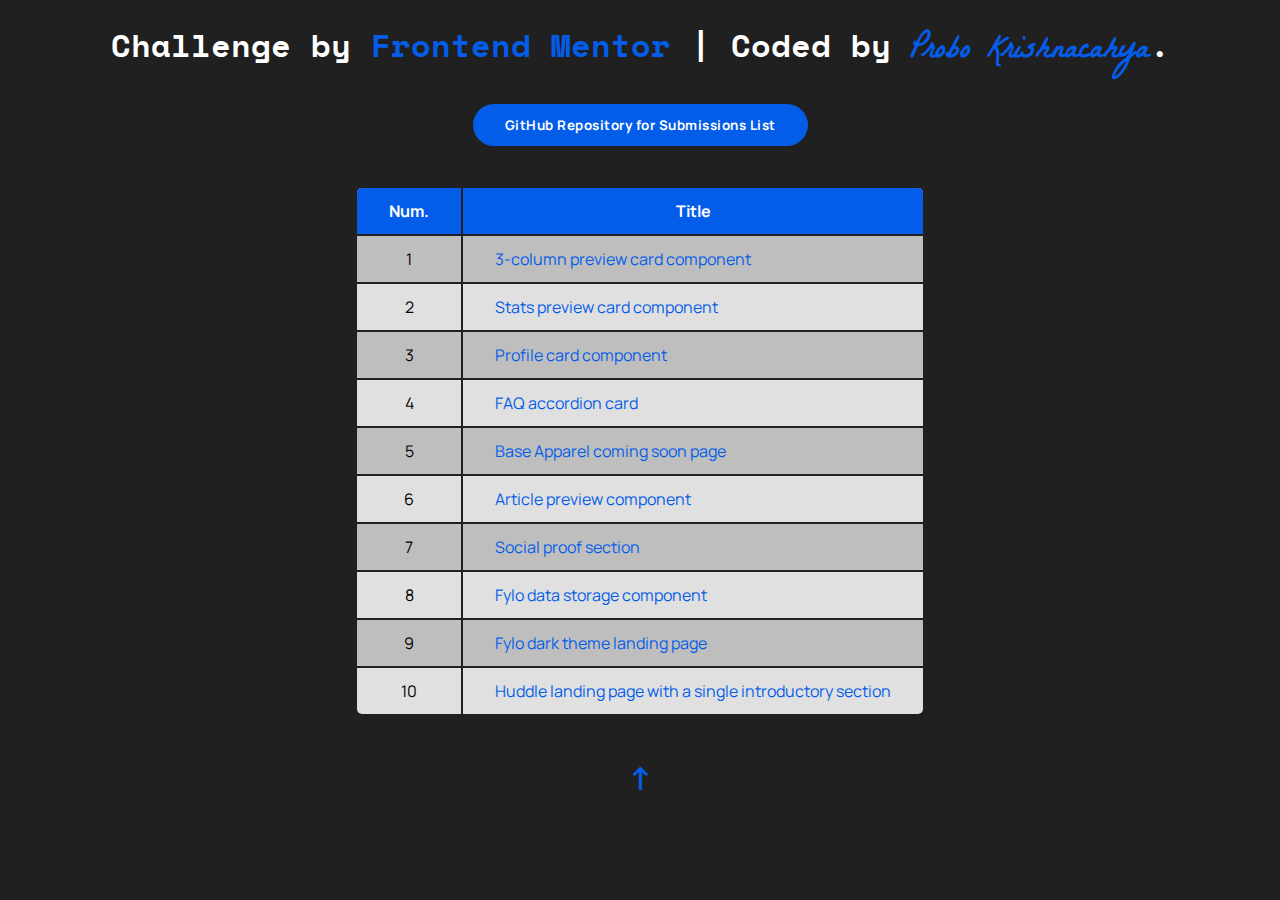
<file: submissions-list.html>
<!DOCTYPE html>
<html lang="en">

<head>

    <!-- * HTML Meta Tags -->
    <meta charset="UTF-8">
    <meta http-equiv="X-UA-Compatible" content="IE=edge">
    <meta name="viewport" content="width=device-width, initial-scale=1.0">
    <meta name="owner" content="Probo Krishnacahya" />

    <!-- * Title pada Browser Tab -->
    <title>Submissions List of Frontend Mentor Challenges</title>

    <!-- * Favicon pada Browser Tab -->
    <link rel="icon" type="image/png" sizes="32x32" href="favicon-32x32.png?v=2">

    <!-- * Styling .css -->
    <link rel="stylesheet" href="submissions-list.css">

    <!-- * Embedded 3 External Fonts (Google Fonts) -->
    <link rel="preconnect" href="https://fonts.googleapis.com">
    <link rel="preconnect" href="https://fonts.gstatic.com" crossorigin>
    <link href="https://fonts.googleapis.com/css2?family=La+Belle+Aurore&display=swap" rel="stylesheet" /> <!-- Logo -->
    <link href="https://fonts.googleapis.com/css2?family=Space+Mono:wght@700&display=swap" rel="stylesheet">
    <!-- Title -->
    <link href="https://fonts.googleapis.com/css2?family=Manrope&display=swap" rel="stylesheet"> <!-- Body -->

</head>

<body>

    <h1>Challenge by <a href="https://www.frontendmentor.io/challenges" target="_blank">Frontend Mentor</a> |
        Coded by <a href="https://s.id/cahyaa"><b class="pk">Probo Krishnacahya</b></a>.
    </h1>

    <center><a href="https://github.com/frontend-mentor-challenges-pk"><button>GitHub Repository for Submissions
                    List</button></a></center>

    <table>
        <tr>
            <th>Num.</th>
            <th>Title</th>
        </tr>
        <tr>
            <td align="center">1</td>
            <td><a
                    href="https://github.com/frontend-mentor-challenges-pk/frontend-mentor-challenges-pk.github.io/tree/main/3-column-preview-card-component-main">3-column
                    preview card component</a></td>
        </tr>
        <tr>
            <td align="center">2</td>
            <td><a
                    href="https://github.com/frontend-mentor-challenges-pk/frontend-mentor-challenges-pk.github.io/tree/main/stats-preview-card-component-main">Stats
                    preview card component</a></td>
        </tr>
        <tr>
            <td align="center">3</td>
            <td><a
                    href="https://github.com/frontend-mentor-challenges-pk/frontend-mentor-challenges-pk.github.io/tree/main/3-column-preview-card-component-main">Profile
                    card component</a></td>
        </tr>
        <tr>
            <td align="center">4</td>
            <td><a
                    href="https://github.com/frontend-mentor-challenges-pk/frontend-mentor-challenges-pk.github.io/tree/main/3-column-preview-card-component-main">FAQ
                    accordion card</a></td>
        </tr>
        <tr>
            <td align="center">5</td>
            <td><a
                    href="https://github.com/frontend-mentor-challenges-pk/frontend-mentor-challenges-pk.github.io/tree/main/3-column-preview-card-component-main">Base
                    Apparel coming soon page</a></td>
        </tr>
        <tr>
            <td align="center">6</td>
            <td><a
                    href="https://github.com/frontend-mentor-challenges-pk/frontend-mentor-challenges-pk.github.io/tree/main/3-column-preview-card-component-main">Article
                    preview component</a></td>
        </tr>
        <tr>
            <td align="center">7</td>
            <td><a
                    href="https://github.com/frontend-mentor-challenges-pk/frontend-mentor-challenges-pk.github.io/tree/main/3-column-preview-card-component-main">Social
                    proof section</a></td>
        </tr>
        <tr>
            <td align="center">8</td>
            <td><a
                    href="https://github.com/frontend-mentor-challenges-pk/frontend-mentor-challenges-pk.github.io/tree/main/3-column-preview-card-component-main">Fylo
                    data storage component</a></td>
        </tr>
        <tr>
            <td align="center">9</td>
            <td><a
                    href="https://github.com/frontend-mentor-challenges-pk/frontend-mentor-challenges-pk.github.io/tree/main/3-column-preview-card-component-main">Fylo
                    dark theme landing page</a></td>
        </tr>
        <tr>
            <td align="center">10</td>
            <td><a
                    href="https://github.com/frontend-mentor-challenges-pk/frontend-mentor-challenges-pk.github.io/tree/main/3-column-preview-card-component-main">Huddle
                    landing page with a single introductory section</a></td>
        </tr>
    </table>

    <center>
        <b><a href="#">↑</a></b>
    </center>

</body>
</file>
<file: 3-column-preview-card-component-main/assets/css/style.css>
/* * Warna */
:root {
    --bright-orange: hsl(31, 77%, 52%);
    --dark-cyan: hsl(184, 100%, 22%);
    --very-dark-cyan: hsl(179, 100%, 13%);
    --transparent-white: hsla(0, 0%, 100%, 0.75);
    --light-gray: hsl(0, 0%, 75%);
    --black: hsl(0, 0%, 0%);
    --white: hsl(0, 0%, 100%);
    --attribution: hsl(228, 45%, 44%);
}

/* * Typography */
:root {
    --title: 'Big Shoulders Display', cursive;
    --body: 'Lexend Deca', sans-serif;
}

/* * Default Styles */
/* Credit : https://bgjar.com/sprinkle */
body {
    background-image: url("data:image/svg+xml,%3csvg xmlns='http://www.w3.org/2000/svg' version='1.1' xmlns:xlink='http://www.w3.org/1999/xlink' xmlns:svgjs='http://svgjs.com/svgjs' width='1440' height='560' preserveAspectRatio='none' viewBox='0 0 1440 560'%3e%3cg mask='url(%26quot%3b%23SvgjsMask1122%26quot%3b)' fill='none'%3e%3cuse xlink:href='%23SvgjsSymbol1129' x='0' y='0'%3e%3c/use%3e%3cuse xlink:href='%23SvgjsSymbol1129' x='720' y='0'%3e%3c/use%3e%3c/g%3e%3cdefs%3e%3cmask id='SvgjsMask1122'%3e%3crect width='1440' height='560' fill='white'%3e%3c/rect%3e%3c/mask%3e%3cpath d='M-1 0 a1 1 0 1 0 2 0 a1 1 0 1 0 -2 0z' id='SvgjsPath1124'%3e%3c/path%3e%3cpath d='M-3 0 a3 3 0 1 0 6 0 a3 3 0 1 0 -6 0z' id='SvgjsPath1126'%3e%3c/path%3e%3cpath d='M-5 0 a5 5 0 1 0 10 0 a5 5 0 1 0 -10 0z' id='SvgjsPath1123'%3e%3c/path%3e%3cpath d='M2 -2 L-2 2z' id='SvgjsPath1127'%3e%3c/path%3e%3cpath d='M6 -6 L-6 6z' id='SvgjsPath1125'%3e%3c/path%3e%3cpath d='M30 -30 L-30 30z' id='SvgjsPath1128'%3e%3c/path%3e%3c/defs%3e%3csymbol id='SvgjsSymbol1129'%3e%3cuse xlink:href='%23SvgjsPath1123' x='30' y='30' stroke='rgba(0%2c 105%2c 112%2c 0.5)'%3e%3c/use%3e%3cuse xlink:href='%23SvgjsPath1124' x='30' y='90' stroke='rgba(227%2c 136%2c 38%2c 0.5)'%3e%3c/use%3e%3cuse xlink:href='%23SvgjsPath1125' x='30' y='150' stroke='rgba(227%2c 136%2c 38%2c 0.5)'%3e%3c/use%3e%3cuse xlink:href='%23SvgjsPath1126' x='30' y='210' stroke='rgba(0%2c 66%2c 65%2c 0.5)'%3e%3c/use%3e%3cuse xlink:href='%23SvgjsPath1127' x='30' y='270' stroke='rgba(227%2c 136%2c 38%2c 0.5)'%3e%3c/use%3e%3cuse xlink:href='%23SvgjsPath1127' x='30' y='330' stroke='rgba(227%2c 136%2c 38%2c 0.5)'%3e%3c/use%3e%3cuse xlink:href='%23SvgjsPath1123' x='30' y='390' stroke='rgba(0%2c 105%2c 112%2c 0.5)'%3e%3c/use%3e%3cuse xlink:href='%23SvgjsPath1127' x='30' y='450' stroke='rgba(227%2c 136%2c 38%2c 0.5)'%3e%3c/use%3e%3cuse xlink:href='%23SvgjsPath1125' x='30' y='510' stroke='rgba(0%2c 66%2c 65%2c 0.5)'%3e%3c/use%3e%3cuse xlink:href='%23SvgjsPath1123' x='30' y='570' stroke='rgba(227%2c 136%2c 38%2c 0.5)'%3e%3c/use%3e%3cuse xlink:href='%23SvgjsPath1125' x='90' y='30' stroke='rgba(0%2c 105%2c 112%2c 0.5)'%3e%3c/use%3e%3cuse xlink:href='%23SvgjsPath1126' x='90' y='90' stroke='rgba(227%2c 136%2c 38%2c 0.5)'%3e%3c/use%3e%3cuse xlink:href='%23SvgjsPath1128' x='90' y='150' stroke='rgba(227%2c 136%2c 38%2c 0.5)' stroke-width='3'%3e%3c/use%3e%3cuse xlink:href='%23SvgjsPath1125' x='90' y='210' stroke='rgba(0%2c 105%2c 112%2c 0.5)'%3e%3c/use%3e%3cuse xlink:href='%23SvgjsPath1125' x='90' y='270' stroke='rgba(227%2c 136%2c 38%2c 0.5)'%3e%3c/use%3e%3cuse xlink:href='%23SvgjsPath1125' x='90' y='330' stroke='rgba(0%2c 105%2c 112%2c 0.5)'%3e%3c/use%3e%3cuse xlink:href='%23SvgjsPath1125' x='90' y='390' stroke='rgba(0%2c 105%2c 112%2c 0.5)'%3e%3c/use%3e%3cuse xlink:href='%23SvgjsPath1123' x='90' y='450' stroke='rgba(0%2c 105%2c 112%2c 0.5)'%3e%3c/use%3e%3cuse xlink:href='%23SvgjsPath1128' x='90' y='510' stroke='rgba(227%2c 136%2c 38%2c 0.5)' stroke-width='3'%3e%3c/use%3e%3cuse xlink:href='%23SvgjsPath1125' x='90' y='570' stroke='rgba(227%2c 136%2c 38%2c 0.5)'%3e%3c/use%3e%3cuse xlink:href='%23SvgjsPath1125' x='150' y='30' stroke='rgba(227%2c 136%2c 38%2c 0.5)'%3e%3c/use%3e%3cuse xlink:href='%23SvgjsPath1125' x='150' y='90' stroke='rgba(0%2c 105%2c 112%2c 0.5)'%3e%3c/use%3e%3cuse xlink:href='%23SvgjsPath1126' x='150' y='150' stroke='rgba(0%2c 66%2c 65%2c 0.5)'%3e%3c/use%3e%3cuse xlink:href='%23SvgjsPath1128' x='150' y='210' stroke='rgba(0%2c 105%2c 112%2c 0.5)' stroke-width='3'%3e%3c/use%3e%3cuse xlink:href='%23SvgjsPath1123' x='150' y='270' stroke='rgba(0%2c 66%2c 65%2c 0.5)'%3e%3c/use%3e%3cuse xlink:href='%23SvgjsPath1123' x='150' y='330' stroke='rgba(0%2c 66%2c 65%2c 0.5)'%3e%3c/use%3e%3cuse xlink:href='%23SvgjsPath1123' x='150' y='390' stroke='rgba(227%2c 136%2c 38%2c 0.5)'%3e%3c/use%3e%3cuse xlink:href='%23SvgjsPath1127' x='150' y='450' stroke='rgba(0%2c 105%2c 112%2c 0.5)'%3e%3c/use%3e%3cuse xlink:href='%23SvgjsPath1125' x='150' y='510' stroke='rgba(227%2c 136%2c 38%2c 0.5)'%3e%3c/use%3e%3cuse xlink:href='%23SvgjsPath1124' x='150' y='570' stroke='rgba(0%2c 66%2c 65%2c 0.5)'%3e%3c/use%3e%3cuse xlink:href='%23SvgjsPath1127' x='210' y='30' stroke='rgba(0%2c 105%2c 112%2c 0.5)'%3e%3c/use%3e%3cuse xlink:href='%23SvgjsPath1128' x='210' y='90' stroke='rgba(227%2c 136%2c 38%2c 0.5)' stroke-width='3'%3e%3c/use%3e%3cuse xlink:href='%23SvgjsPath1125' x='210' y='150' stroke='rgba(227%2c 136%2c 38%2c 0.5)'%3e%3c/use%3e%3cuse xlink:href='%23SvgjsPath1123' x='210' y='210' stroke='rgba(0%2c 66%2c 65%2c 0.5)'%3e%3c/use%3e%3cuse xlink:href='%23SvgjsPath1126' x='210' y='270' stroke='rgba(0%2c 66%2c 65%2c 0.5)'%3e%3c/use%3e%3cuse xlink:href='%23SvgjsPath1125' x='210' y='330' stroke='rgba(0%2c 66%2c 65%2c 0.5)'%3e%3c/use%3e%3cuse xlink:href='%23SvgjsPath1127' x='210' y='390' stroke='rgba(0%2c 66%2c 65%2c 0.5)'%3e%3c/use%3e%3cuse xlink:href='%23SvgjsPath1123' x='210' y='450' stroke='rgba(227%2c 136%2c 38%2c 0.5)'%3e%3c/use%3e%3cuse xlink:href='%23SvgjsPath1126' x='210' y='510' stroke='rgba(0%2c 105%2c 112%2c 0.5)'%3e%3c/use%3e%3cuse xlink:href='%23SvgjsPath1125' x='210' y='570' stroke='rgba(0%2c 105%2c 112%2c 0.5)'%3e%3c/use%3e%3cuse xlink:href='%23SvgjsPath1125' x='270' y='30' stroke='rgba(0%2c 66%2c 65%2c 0.5)'%3e%3c/use%3e%3cuse xlink:href='%23SvgjsPath1124' x='270' y='90' stroke='rgba(0%2c 66%2c 65%2c 0.5)'%3e%3c/use%3e%3cuse xlink:href='%23SvgjsPath1126' x='270' y='150' stroke='rgba(0%2c 105%2c 112%2c 0.5)'%3e%3c/use%3e%3cuse xlink:href='%23SvgjsPath1123' x='270' y='210' stroke='rgba(0%2c 105%2c 112%2c 0.5)'%3e%3c/use%3e%3cuse xlink:href='%23SvgjsPath1124' x='270' y='270' stroke='rgba(227%2c 136%2c 38%2c 0.5)'%3e%3c/use%3e%3cuse xlink:href='%23SvgjsPath1127' x='270' y='330' stroke='rgba(0%2c 66%2c 65%2c 0.5)'%3e%3c/use%3e%3cuse xlink:href='%23SvgjsPath1127' x='270' y='390' stroke='rgba(227%2c 136%2c 38%2c 0.5)'%3e%3c/use%3e%3cuse xlink:href='%23SvgjsPath1125' x='270' y='450' stroke='rgba(227%2c 136%2c 38%2c 0.5)'%3e%3c/use%3e%3cuse xlink:href='%23SvgjsPath1123' x='270' y='510' stroke='rgba(0%2c 105%2c 112%2c 0.5)'%3e%3c/use%3e%3cuse xlink:href='%23SvgjsPath1123' x='270' y='570' stroke='rgba(227%2c 136%2c 38%2c 0.5)'%3e%3c/use%3e%3cuse xlink:href='%23SvgjsPath1125' x='330' y='30' stroke='rgba(0%2c 105%2c 112%2c 0.5)'%3e%3c/use%3e%3cuse xlink:href='%23SvgjsPath1127' x='330' y='90' stroke='rgba(0%2c 105%2c 112%2c 0.5)'%3e%3c/use%3e%3cuse xlink:href='%23SvgjsPath1127' x='330' y='150' stroke='rgba(0%2c 66%2c 65%2c 0.5)'%3e%3c/use%3e%3cuse xlink:href='%23SvgjsPath1123' x='330' y='210' stroke='rgba(227%2c 136%2c 38%2c 0.5)'%3e%3c/use%3e%3cuse xlink:href='%23SvgjsPath1127' x='330' y='270' stroke='rgba(227%2c 136%2c 38%2c 0.5)'%3e%3c/use%3e%3cuse xlink:href='%23SvgjsPath1125' x='330' y='330' stroke='rgba(0%2c 105%2c 112%2c 0.5)'%3e%3c/use%3e%3cuse xlink:href='%23SvgjsPath1125' x='330' y='390' stroke='rgba(227%2c 136%2c 38%2c 0.5)'%3e%3c/use%3e%3cuse xlink:href='%23SvgjsPath1123' x='330' y='450' stroke='rgba(227%2c 136%2c 38%2c 0.5)'%3e%3c/use%3e%3cuse xlink:href='%23SvgjsPath1127' x='330' y='510' stroke='rgba(0%2c 105%2c 112%2c 0.5)'%3e%3c/use%3e%3cuse xlink:href='%23SvgjsPath1127' x='330' y='570' stroke='rgba(0%2c 66%2c 65%2c 0.5)'%3e%3c/use%3e%3cuse xlink:href='%23SvgjsPath1125' x='390' y='30' stroke='rgba(0%2c 66%2c 65%2c 0.5)'%3e%3c/use%3e%3cuse xlink:href='%23SvgjsPath1123' x='390' y='90' stroke='rgba(0%2c 105%2c 112%2c 0.5)'%3e%3c/use%3e%3cuse xlink:href='%23SvgjsPath1124' x='390' y='150' stroke='rgba(0%2c 105%2c 112%2c 0.5)'%3e%3c/use%3e%3cuse xlink:href='%23SvgjsPath1123' x='390' y='210' stroke='rgba(227%2c 136%2c 38%2c 0.5)'%3e%3c/use%3e%3cuse xlink:href='%23SvgjsPath1123' x='390' y='270' stroke='rgba(0%2c 105%2c 112%2c 0.5)'%3e%3c/use%3e%3cuse xlink:href='%23SvgjsPath1125' x='390' y='330' stroke='rgba(0%2c 105%2c 112%2c 0.5)'%3e%3c/use%3e%3cuse xlink:href='%23SvgjsPath1125' x='390' y='390' stroke='rgba(0%2c 66%2c 65%2c 0.5)'%3e%3c/use%3e%3cuse xlink:href='%23SvgjsPath1124' x='390' y='450' stroke='rgba(0%2c 66%2c 65%2c 0.5)'%3e%3c/use%3e%3cuse xlink:href='%23SvgjsPath1128' x='390' y='510' stroke='rgba(0%2c 105%2c 112%2c 0.5)' stroke-width='3'%3e%3c/use%3e%3cuse xlink:href='%23SvgjsPath1123' x='390' y='570' stroke='rgba(0%2c 105%2c 112%2c 0.5)'%3e%3c/use%3e%3cuse xlink:href='%23SvgjsPath1124' x='450' y='30' stroke='rgba(0%2c 105%2c 112%2c 0.5)'%3e%3c/use%3e%3cuse xlink:href='%23SvgjsPath1128' x='450' y='90' stroke='rgba(0%2c 66%2c 65%2c 0.5)' stroke-width='3'%3e%3c/use%3e%3cuse xlink:href='%23SvgjsPath1126' x='450' y='150' stroke='rgba(0%2c 66%2c 65%2c 0.5)'%3e%3c/use%3e%3cuse xlink:href='%23SvgjsPath1125' x='450' y='210' stroke='rgba(0%2c 66%2c 65%2c 0.5)'%3e%3c/use%3e%3cuse xlink:href='%23SvgjsPath1126' x='450' y='270' stroke='rgba(227%2c 136%2c 38%2c 0.5)'%3e%3c/use%3e%3cuse xlink:href='%23SvgjsPath1126' x='450' y='330' stroke='rgba(227%2c 136%2c 38%2c 0.5)'%3e%3c/use%3e%3cuse xlink:href='%23SvgjsPath1128' x='450' y='390' stroke='rgba(227%2c 136%2c 38%2c 0.5)' stroke-width='3'%3e%3c/use%3e%3cuse xlink:href='%23SvgjsPath1125' x='450' y='450' stroke='rgba(0%2c 66%2c 65%2c 0.5)'%3e%3c/use%3e%3cuse xlink:href='%23SvgjsPath1125' x='450' y='510' stroke='rgba(0%2c 66%2c 65%2c 0.5)'%3e%3c/use%3e%3cuse xlink:href='%23SvgjsPath1123' x='450' y='570' stroke='rgba(0%2c 66%2c 65%2c 0.5)'%3e%3c/use%3e%3cuse xlink:href='%23SvgjsPath1123' x='510' y='30' stroke='rgba(227%2c 136%2c 38%2c 0.5)'%3e%3c/use%3e%3cuse xlink:href='%23SvgjsPath1126' x='510' y='90' stroke='rgba(0%2c 105%2c 112%2c 0.5)'%3e%3c/use%3e%3cuse xlink:href='%23SvgjsPath1124' x='510' y='150' stroke='rgba(0%2c 66%2c 65%2c 0.5)'%3e%3c/use%3e%3cuse xlink:href='%23SvgjsPath1123' x='510' y='210' stroke='rgba(0%2c 105%2c 112%2c 0.5)'%3e%3c/use%3e%3cuse xlink:href='%23SvgjsPath1123' x='510' y='270' stroke='rgba(227%2c 136%2c 38%2c 0.5)'%3e%3c/use%3e%3cuse xlink:href='%23SvgjsPath1123' x='510' y='330' stroke='rgba(0%2c 66%2c 65%2c 0.5)'%3e%3c/use%3e%3cuse xlink:href='%23SvgjsPath1123' x='510' y='390' stroke='rgba(0%2c 66%2c 65%2c 0.5)'%3e%3c/use%3e%3cuse xlink:href='%23SvgjsPath1127' x='510' y='450' stroke='rgba(0%2c 105%2c 112%2c 0.5)'%3e%3c/use%3e%3cuse xlink:href='%23SvgjsPath1128' x='510' y='510' stroke='rgba(0%2c 105%2c 112%2c 0.5)' stroke-width='3'%3e%3c/use%3e%3cuse xlink:href='%23SvgjsPath1125' x='510' y='570' stroke='rgba(0%2c 66%2c 65%2c 0.5)'%3e%3c/use%3e%3cuse xlink:href='%23SvgjsPath1125' x='570' y='30' stroke='rgba(0%2c 105%2c 112%2c 0.5)'%3e%3c/use%3e%3cuse xlink:href='%23SvgjsPath1128' x='570' y='90' stroke='rgba(0%2c 66%2c 65%2c 0.5)' stroke-width='3'%3e%3c/use%3e%3cuse xlink:href='%23SvgjsPath1125' x='570' y='150' stroke='rgba(0%2c 105%2c 112%2c 0.5)'%3e%3c/use%3e%3cuse xlink:href='%23SvgjsPath1123' x='570' y='210' stroke='rgba(227%2c 136%2c 38%2c 0.5)'%3e%3c/use%3e%3cuse xlink:href='%23SvgjsPath1127' x='570' y='270' stroke='rgba(0%2c 66%2c 65%2c 0.5)'%3e%3c/use%3e%3cuse xlink:href='%23SvgjsPath1125' x='570' y='330' stroke='rgba(227%2c 136%2c 38%2c 0.5)'%3e%3c/use%3e%3cuse xlink:href='%23SvgjsPath1124' x='570' y='390' stroke='rgba(0%2c 66%2c 65%2c 0.5)'%3e%3c/use%3e%3cuse xlink:href='%23SvgjsPath1128' x='570' y='450' stroke='rgba(227%2c 136%2c 38%2c 0.5)' stroke-width='3'%3e%3c/use%3e%3cuse xlink:href='%23SvgjsPath1124' x='570' y='510' stroke='rgba(0%2c 66%2c 65%2c 0.5)'%3e%3c/use%3e%3cuse xlink:href='%23SvgjsPath1125' x='570' y='570' stroke='rgba(0%2c 105%2c 112%2c 0.5)'%3e%3c/use%3e%3cuse xlink:href='%23SvgjsPath1125' x='630' y='30' stroke='rgba(0%2c 105%2c 112%2c 0.5)'%3e%3c/use%3e%3cuse xlink:href='%23SvgjsPath1123' x='630' y='90' stroke='rgba(227%2c 136%2c 38%2c 0.5)'%3e%3c/use%3e%3cuse xlink:href='%23SvgjsPath1126' x='630' y='150' stroke='rgba(0%2c 105%2c 112%2c 0.5)'%3e%3c/use%3e%3cuse xlink:href='%23SvgjsPath1125' x='630' y='210' stroke='rgba(227%2c 136%2c 38%2c 0.5)'%3e%3c/use%3e%3cuse xlink:href='%23SvgjsPath1125' x='630' y='270' stroke='rgba(0%2c 105%2c 112%2c 0.5)'%3e%3c/use%3e%3cuse xlink:href='%23SvgjsPath1123' x='630' y='330' stroke='rgba(0%2c 66%2c 65%2c 0.5)'%3e%3c/use%3e%3cuse xlink:href='%23SvgjsPath1126' x='630' y='390' stroke='rgba(0%2c 66%2c 65%2c 0.5)'%3e%3c/use%3e%3cuse xlink:href='%23SvgjsPath1125' x='630' y='450' stroke='rgba(0%2c 105%2c 112%2c 0.5)'%3e%3c/use%3e%3cuse xlink:href='%23SvgjsPath1124' x='630' y='510' stroke='rgba(0%2c 66%2c 65%2c 0.5)'%3e%3c/use%3e%3cuse xlink:href='%23SvgjsPath1123' x='630' y='570' stroke='rgba(227%2c 136%2c 38%2c 0.5)'%3e%3c/use%3e%3cuse xlink:href='%23SvgjsPath1126' x='690' y='30' stroke='rgba(227%2c 136%2c 38%2c 0.5)'%3e%3c/use%3e%3cuse xlink:href='%23SvgjsPath1123' x='690' y='90' stroke='rgba(227%2c 136%2c 38%2c 0.5)'%3e%3c/use%3e%3cuse xlink:href='%23SvgjsPath1125' x='690' y='150' stroke='rgba(0%2c 105%2c 112%2c 0.5)'%3e%3c/use%3e%3cuse xlink:href='%23SvgjsPath1127' x='690' y='210' stroke='rgba(0%2c 105%2c 112%2c 0.5)'%3e%3c/use%3e%3cuse xlink:href='%23SvgjsPath1123' x='690' y='270' stroke='rgba(227%2c 136%2c 38%2c 0.5)'%3e%3c/use%3e%3cuse xlink:href='%23SvgjsPath1128' x='690' y='330' stroke='rgba(0%2c 66%2c 65%2c 0.5)' stroke-width='3'%3e%3c/use%3e%3cuse xlink:href='%23SvgjsPath1127' x='690' y='390' stroke='rgba(227%2c 136%2c 38%2c 0.5)'%3e%3c/use%3e%3cuse xlink:href='%23SvgjsPath1126' x='690' y='450' stroke='rgba(227%2c 136%2c 38%2c 0.5)'%3e%3c/use%3e%3cuse xlink:href='%23SvgjsPath1126' x='690' y='510' stroke='rgba(0%2c 105%2c 112%2c 0.5)'%3e%3c/use%3e%3cuse xlink:href='%23SvgjsPath1127' x='690' y='570' stroke='rgba(0%2c 105%2c 112%2c 0.5)'%3e%3c/use%3e%3c/symbol%3e%3c/svg%3e");
}

body,
button {
    font-family: var(--body) !important;
    font-size: 15px;
}

a {
    text-decoration: none !important;
}

h1 {
    text-transform: uppercase;
    font-family: var(--title) !important;
}

h1,
p {
    color: var(--white) !important;
}

img {
    -webkit-user-drag: none !important;
}

.container {
    display: flex;
    justify-content: center;
    align-items: center;
    margin: 2% 2.5%;
    padding: 5% 10%;
    box-shadow: 0 0 20px 0.1px var(--light-gray);
    border-radius: 5px;
    background-color: var(--white) !important;
}

.card1,
.card2,
.card3 {
    padding: 5%;
}

.card1 {
    border-top-left-radius: 10px;
    border-bottom-left-radius: 10px;
    background-color: var(--bright-orange);
}

.card2 {
    background-color: var(--dark-cyan);
}

.card3 {
    border-top-right-radius: 10px;
    border-bottom-right-radius: 10px;
    background-color: var(--very-dark-cyan);
}

button {
    margin-top: 15%;
    padding: 5% 15%;
    border-radius: 50px;
    border: none;
    outline: none;
    background-color: var(--transparent-white);
}

button:hover {
    background-color: var(--white);
}

button:active {
    transform: translateY(10px);
    border: solid 2px var(--white);
    color: var(--white) !important;
    background-color: transparent;
}

.card1 button {
    color: var(--bright-orange);
}

.card2 button {
    color: var(--dark-cyan);
}

.card3 button {
    color: var(--very-dark-cyan);
}

.attribution {
    margin-top: 3%;
    font-size: 11px;
    text-align: center;
}

.attribution a {
    color: var(--attribution) !important;
}

@media only screen and (max-width: 768px) {
    .container {
        display: grid;
        margin: 5% 2.5%;
        padding: 10% 5%;
    }

    .card1,
    .card2,
    .card3 {
        padding: 15%;
    }

    .card1 {
        border-top-right-radius: 10px;
        border-bottom-left-radius: 0;
    }

    .card3 {
        border-top-right-radius: 0;
        border-bottom-left-radius: 10px;
    }
}
</file>
<file: fylo-data-storage-component-master/assets/css/style.css>
/* * Warna */
:root {
    --gradient1: hsl(6, 100%, 80%);
    --gradient2: hsl(335, 100%, 65%);
    --pale-blue: hsl(243, 100%, 93%);
    --grayish-blue: hsl(229, 7%, 55%);
    --dark-blue: hsl(228, 56%, 26%);
    --very-dark-blue: hsl(229, 57%, 11%);
    --black: hsl(0, 0%, 0%);
    --white: hsl(0, 0%, 100%);
    --attribution: hsl(6, 100%, 80%);
}

/* * Typography */
:root {
    --body: 'Raleway', sans-serif;
}

/* * Default Styles */
body {
    background: var(--very-dark-blue) url(../images/bg-desktop.png) fixed bottom no-repeat !important;
    color: var(--white) !important;
    font-family: var(--body) !important;
    font-size: 15px;
}

a {
    text-decoration: none !important;
}

img {
    -webkit-user-drag: none !important;
}

.box {
    display: flex;
    align-items: center;
    justify-content: center;
    margin: 10rem;
}

.left,
.right {
    margin: 0 1rem;
    border-radius: 10px;
    box-shadow: 0 0 20px 0.1px var(--very-dark-blue);
    background-color: var(--dark-blue);
}

.left {
    width: 35%;
    display: grid;
    padding: 2rem;
    border-top-right-radius: 50px;
}

.right {
    width: 65%;
    padding: 1rem;
}

.three {
    width: 25.5%;
    height: 3rem;
    margin: 2rem 0.75rem 0 0;
    padding: 1rem;
    border-radius: 10px;
    background-color: var(--very-dark-blue);
}

.three:hover {
    filter: brightness(150%);
}

.three:active {
    transform: translateY(10px);
}

.remaining {
    position: relative;
    left: 16rem;
    bottom: 3rem;
    width: fit-content;
    padding: 0.5rem 2rem;
    font-size: small;
    border-radius: 10px;
    background-color: var(--white);
    color: var(--grayish-blue);
}

.bigger {
    font-size: xx-large;
    color: var(--black);
}

.progress {
    border-radius: 50px !important;
    background-color: var(--very-dark-blue) !important;
}

.progress-bar {
    background-image: linear-gradient(90deg, var(--gradient1), var(--gradient2));
}

.size {
    position: relative;
    margin-left: 17.75rem !important;
}

.attribution {
    margin-top: 2%;
    font-size: 11px;
    text-align: center;
}

.attribution a {
    color: var(--attribution) !important;
}

@media only screen and (max-width: 768px) {
    body {
        background: var(--very-dark-blue) url(../images/bg-mobile.png) fixed center no-repeat !important;
        background-size: cover !important;
    }

    .box {
        display: grid;
        place-items: center;
    }

    .left,
    .right {
        margin: 2rem;
    }

    .left {
        width: 100%;
        padding: 2rem;
    }

    .right {
        width: 100%;
        padding: 1rem;
    }

    .three {
        width: 18.5%;
        height: 3.5rem;
        margin: 2rem 1rem 0 0;
    }

    .remaining {
        left: 11.5rem;
    }

    .size {
        position: relative;
        margin-left: 15rem !important;
    }
}
</file>
<file: huddle-landing-page-with-single-introductory-section-master/assets/css/style.css>
/* * Warna */
:root {
    --violet: hsl(257, 40%, 49%);
    --soft-magenta: hsl(300, 69%, 71%);
    --dark-gray: hsl(0, 0%, 25%);
    --black: hsl(0, 0%, 0%);
    --white: hsl(0, 0%, 100%);
    --attribution: hsl(65, 100%, 50%);
}

/* * Typography */
:root {
    --title: 'Poppins', sans-serif;
    --body: 'Open Sans', sans-serif;
}

/* * Default Styles */
body {
    background: var(--violet) url(../images/bg-desktop.svg) fixed center no-repeat !important;
    background-size: cover !important;
    font-family: var(--body) !important;
    font-size: 15px;
}

a {
    text-decoration: none !important;
}

h1,
button {
    font-family: var(--title) !important;
}

h1,
p {
    color: var(--white) !important;
}

img {
    -webkit-user-drag: none !important;
}

.logo {
    max-width: 15%;
    margin: 1% 0 0 1%;
}

.container {
    display: flex;
    align-items: center;
    justify-content: center;
    padding-left: 4%;
}

.container img {
    max-width: 50%;
}

.register {
    display: grid;
    align-items: center;
    justify-content: center;
    padding: 0 10% 7% 7%;
}

button {
    width: fit-content;
    margin-top: 5%;
    padding: 0.75rem 2.5rem;
    border-radius: 50px;
    border: none;
    outline: none;
    box-shadow: 0 2.5px 5px 0.1px var(--dark-gray);
    background-color: var(--white);
    color: var(--violet);
}

button:active {
    transform: translateY(10px);
    background-color: var(--soft-magenta);
    color: var(--white) !important;
}

.social-media {
    display: flex;
    align-items: flex-end;
    justify-content: flex-end;
    padding: 2.5% 5% 0 0;
}

i {
    font-size: x-large;
    color: var(--white);
}

i:hover {
    color: var(--soft-magenta);
}

.attribution {
    margin-top: 2%;
    font-size: 11px;
    text-align: center;
}

.attribution a {
    color: var(--attribution) !important;
}

@media only screen and (max-width: 768px) {
    body {
        background: var(--violet) url(../images/bg-mobile.svg) fixed center no-repeat !important;
        background-size: cover !important;
    }

    .logo {
        max-width: 40%;
        margin: 5% 0 0 5%;
    }

    .container {
        display: grid;
        margin: 2.5%;
        padding: 5%;
    }

    .container img {
        max-width: 100%;
    }

    .register {
        margin-top: 7.5%;
    }

    .social-media {
        display: flex;
        align-items: center;
        justify-content: center;
        padding: 5% 0;
    }

}
</file>
<file: profile-card-component-main/assets/css/style.css>
/* * Warna */
:root {
    --dark-cyan: hsl(185, 75%, 39%);
    --very-dark-desaturated-blue: hsl(229, 23%, 23%);
    --dark-grayish-blue: hsl(227, 10%, 46%);
    --dark-gray: hsl(0, 0%, 59%);
    --black: hsl(0, 0%, 0%);
    --white: hsl(0, 0%, 100%);
}

/* * Typography */
:root {
    --body: 'Kumbh Sans', sans-serif;
}

/* * Default Styles */
* {
    padding: 0 !important;
}

body {
    background: url(../images/bg-pattern-top.svg) left top no-repeat, url(../images/bg-pattern-bottom.svg) right bottom no-repeat !important;
    background-color: var(--dark-cyan) !important;
    color: var(--very-dark-desaturated-blue) !important;
    font-family: var(--body) !important;
}

a {
    text-decoration: none !important;
}

img {
    -webkit-user-drag: none !important;
}

.container {
    display: grid;
    place-items: center;
    margin: 7rem;
    width: fit-content !important;
    border-radius: 15px;
    box-shadow: 0 0 10px 0.1px var(--dark-gray);
    background-color: var(--white);
}

.atas,
.pattern {
    border-top-left-radius: 15px;
    border-top-right-radius: 15px;
}

.victor {
    position: absolute;
    top: 26%;
    left: 46.25%;
    max-width: 100% !important;
    border-radius: 200px !important;
    border: solid 2px var(--white);
}

.victor:hover {
    box-shadow: 0 0 10px 0.1px var(--very-dark-desaturated-blue);
}

span {
    color: var(--dark-grayish-blue);
}

.city {
    font-size: small;
}

.data {
    width: 100%;
}

.stats {
    font-size: x-small;
}

.profile {
    display: flex;
}

.attribution {
    margin-top: 2%;
    font-size: 11px;
    text-align: center;
}

.attribution a {
    color: var(--white) !important;
}

@media only screen and (max-width: 768px) {
    .victor {
        position: absolute;
        top: 23%;
        left: 38.25%;
    }

    .profile {
        display: flex;
        align-items: center;
        justify-content: space-around;
    }
}
</file>
<file: social-proof-section-master/assets/css/style.css>
/* * Warna */
:root {
    --very-dark-magenta: hsl(300, 43%, 22%);
    --soft-pink: hsl(333, 80%, 67%);
    --dark-grayish-magenta: hsl(303, 10%, 53%);
    --light-grayish-magenta: hsl(300, 24%, 96%);
    --white: hsl(0, 0%, 100%);
}

/* * Typography */
:root {
    --body: 'Spartan', sans-serif;
}

body {
    padding: 1rem 2.5rem;
    font-size: 13px !important;
    font-family: var(--body) !important;
    background: url(../images/bg-pattern-top-desktop.svg) top left no-repeat, url(../images/bg-pattern-bottom-desktop.svg)bottom right no-repeat !important;
}

a {
    text-decoration: none !important;
}

img {
    -webkit-user-drag: none !important;
}

h1 {
    font-size: xx-large !important;
    font-weight: 700 !important;
}

section {
    margin: 3.5rem 0 0 0;
}

.atas {
    display: grid;
    grid-template-columns: repeat(2, 1fr);
}

.heading {
    display: flex;
    flex-direction: column;
    align-items: flex-start;
    margin-right: 10rem;
}

.heading h1 {
    color: var(--very-dark-magenta);
}

.heading p {
    color: var(--dark-grayish-magenta);
}

.rating {
    display: flex;
    flex-direction: column;
}

.rate {
    display: flex;
    align-items: center;
    margin-bottom: 1rem;
    padding: 1rem 2rem;
    border-radius: 10px;
    background-color: var(--light-grayish-magenta);
    color: var(--very-dark-magenta);
}

.rate-1 {
    align-self: flex-start;
}

.rate-2 {
    align-self: center;
}

.rate-3 {
    align-self: flex-end;
}

.stars {
    margin-right: 1.5rem;
}

.bawah {
    display: flex;
    width: 100%;
}

.card {
    margin-bottom: 6.25rem;
    padding: 1.25rem 1.5rem 0.25rem 1.5rem;
    border-radius: 10px !important;
    background-color: var(--very-dark-magenta) !important;
    color: var(--white);
}

.card1,
.card2 {
    margin-right: 1.25rem !important;
}

.card2 {
    top: 1rem;
}

.card3 {
    top: 2rem;
}

.profile-picture {
    display: flex;
    align-items: center;
}

.profile-picture img {
    max-width: 40%;
    max-height: 40px;
    margin: 0 1.5rem 1rem 0;
    border-radius: 200%;
}

.role {
    color: var(--soft-pink);
}

.attribution {
    font-size: 11px;
    text-align: center;
}

.attribution a {
    color: var(--soft-pink);
}

@media (max-width: 768px) {
    section {
        margin-top: 2rem;
    }

    .heading {
        margin: 0 0 2rem 0;
        text-align: center;
    }

    .atas,
    .bawah {
        display: flex;
        flex-direction: column;
        justify-content: center;
    }

    .rate {
        display: flex;
        flex-direction: column;
    }

    .stars {
        margin: 0 0 1rem 0.25rem;
    }

    .rate-1,
    .rate-2,
    .rate-3 {
        align-self: stretch;
    }

    .card {
        margin: 0;
    }

    .card1,
    .card2 {
        margin-right: 0 !important;
    }

    .attribution {
        margin-top: 4rem;
    }
}
</file>
<file: stats-preview-card-component-main/assets/css/style.css>
/* * Warna */
:root {
    --very-dark-blue: hsl(233, 47%, 7%);
    --dark-desaturated-blue: hsl(244, 38%, 16%);
    --soft-violet: hsl(277, 64%, 61%);
    --slightly-transparent-white: hsla(0, 0%, 100%, 0.75);
    --black: hsl(0, 0%, 0%);
    --white: hsl(0, 0%, 100%);
}

/* * Typography */
:root {
    --title: 'Inter', sans-serif;
    --body: 'Lexend Deca', sans-serif;
}

/* * Default Styles */
body {
    background-color: var(--very-dark-blue);
    font-family: var(--title);
    color: var(--white);
}

a {
    text-decoration: none !important;
}

img {
    width: 100%;
    height: 100%;
    border-top-right-radius: 10px;
    border-bottom-right-radius: 10px;
    opacity: 0.5;
    filter: brightness(60%);
}

.container {
    display: grid;
    place-items: center;
    margin: 5% 0 5% 0;
}

.box {
    display: flex;
    width: 85%;
}

strong,
.attribution a {
    color: var(--soft-violet);
}

.paragraph {
    margin-top: 10% !important;
}

.paragraph,
.uppercase {
    color: var(--slightly-transparent-white);
}

.text {
    padding: 2% 5%;
    border-top-left-radius: 10px;
    border-bottom-left-radius: 10px;
    background-color: var(--dark-desaturated-blue);
}

.stat {
    display: flex;
    flex-direction: row;
}

.data {
    margin: 30% 12.5% 0 0;
}

.uppercase {
    text-transform: uppercase !important;
    font-size: small;
    font-family: var(--body);
}

.image {
    filter: contrast(150%);
    width: 130%;
    border-top-right-radius: 10px;
    border-bottom-right-radius: 10px;
    background-color: var(--soft-violet);
}

.attribution {
    font-size: 11px;
    text-align: center;
    color: var(--white);
}

@media only screen and (max-width: 768px) {
    body {
        text-align: center;
    }

    img {
        width: 100%;
        border-top-right-radius: 0;
        border-bottom-left-radius: 10px;
        border-bottom-right-radius: 10px;
    }

    .box {
        display: grid;
        place-items: center;
    }

    .text {
        border-top-right-radius: 10px;
        border-bottom-right-radius: 0;
        border-bottom-left-radius: 0;
    }

    .data {
        margin-top: 10%;
    }

    .image {
        width: 100%;
        height: 100%;
        border-top-right-radius: 0;
        border-bottom-left-radius: 10px;
    }
}
</file>
<file: submissions-list.css>
/* * Warna */
:root {
    --dark-blue: #045DE9;
    --light-blue: #09C6F9;
    --dark-gray: #BEBEBE;
    --light-gray: #E0E0E0;
    --black: #202020;
    --white: #FFFFFF;
}

/* * Typography */
:root {
    --pk: 'La Belle Aurore', cursive;
    --title: 'Space Mono', monospace;
    --body: 'Manrope', sans-serif;
}

/* * Default Styles */
/* ! DESKTOP VIEW */
html {
    scroll-behavior: smooth !important;
}

body {
    background-color: var(--black) !important;
}

body,
button {
    font-family: var(--body) !important;
}

body::-webkit-scrollbar {
    width: 17px;
}

body::-webkit-scrollbar-track {
    background-color: var(--black);
}

body::-webkit-scrollbar-thumb {
    border-radius: 10px;
    border: 4px solid var(--black);
    background-color: var(--dark-blue);
}

::selection {
    background-color: var(--dark-blue);
    color: var(--white);
}

a {
    text-decoration: none !important;
    color: var(--dark-blue);
}

.pk {
    font-family: var(--pk) !important;
}

h1 {
    text-align: center;
    font-family: var(--title) !important;
    color: var(--white);
}

b {
    font-size: xx-large;
}

button {
    margin-bottom: 2.5rem;
    padding: 0.75rem 2rem;
    border-radius: 50px;
    border: none;
    outline: none;
    font-weight: bold;
    letter-spacing: 0.5px;
    background-color: var(--dark-blue);
    color: var(--white);
}

button:hover {
    box-shadow: 0 0 10px 0.1px var(--dark-blue);
}

button:active {
    transform: translateY(10px);
}

table {
    display: flex;
    align-items: center;
    justify-content: center;
    margin-bottom: 2.5rem;
}

th,
td {
    padding: 0.75rem 2rem;
}

th {
    text-align: center;
    color: var(--white) !important;
    background: var(--dark-blue);
}

tr:first-child th:first-child {
    border-top-left-radius: 5px;
}

tr:first-child th:last-child {
    border-top-right-radius: 5px;
}

tr:last-child td:first-child {
    border-bottom-left-radius: 5px;
}

tr:last-child td:last-child {
    border-bottom-right-radius: 5px;
}

tr:nth-child(even) {
    background-color: var(--dark-gray);
}

tr:nth-child(odd) {
    background-color: var(--light-gray);
}
</file>
